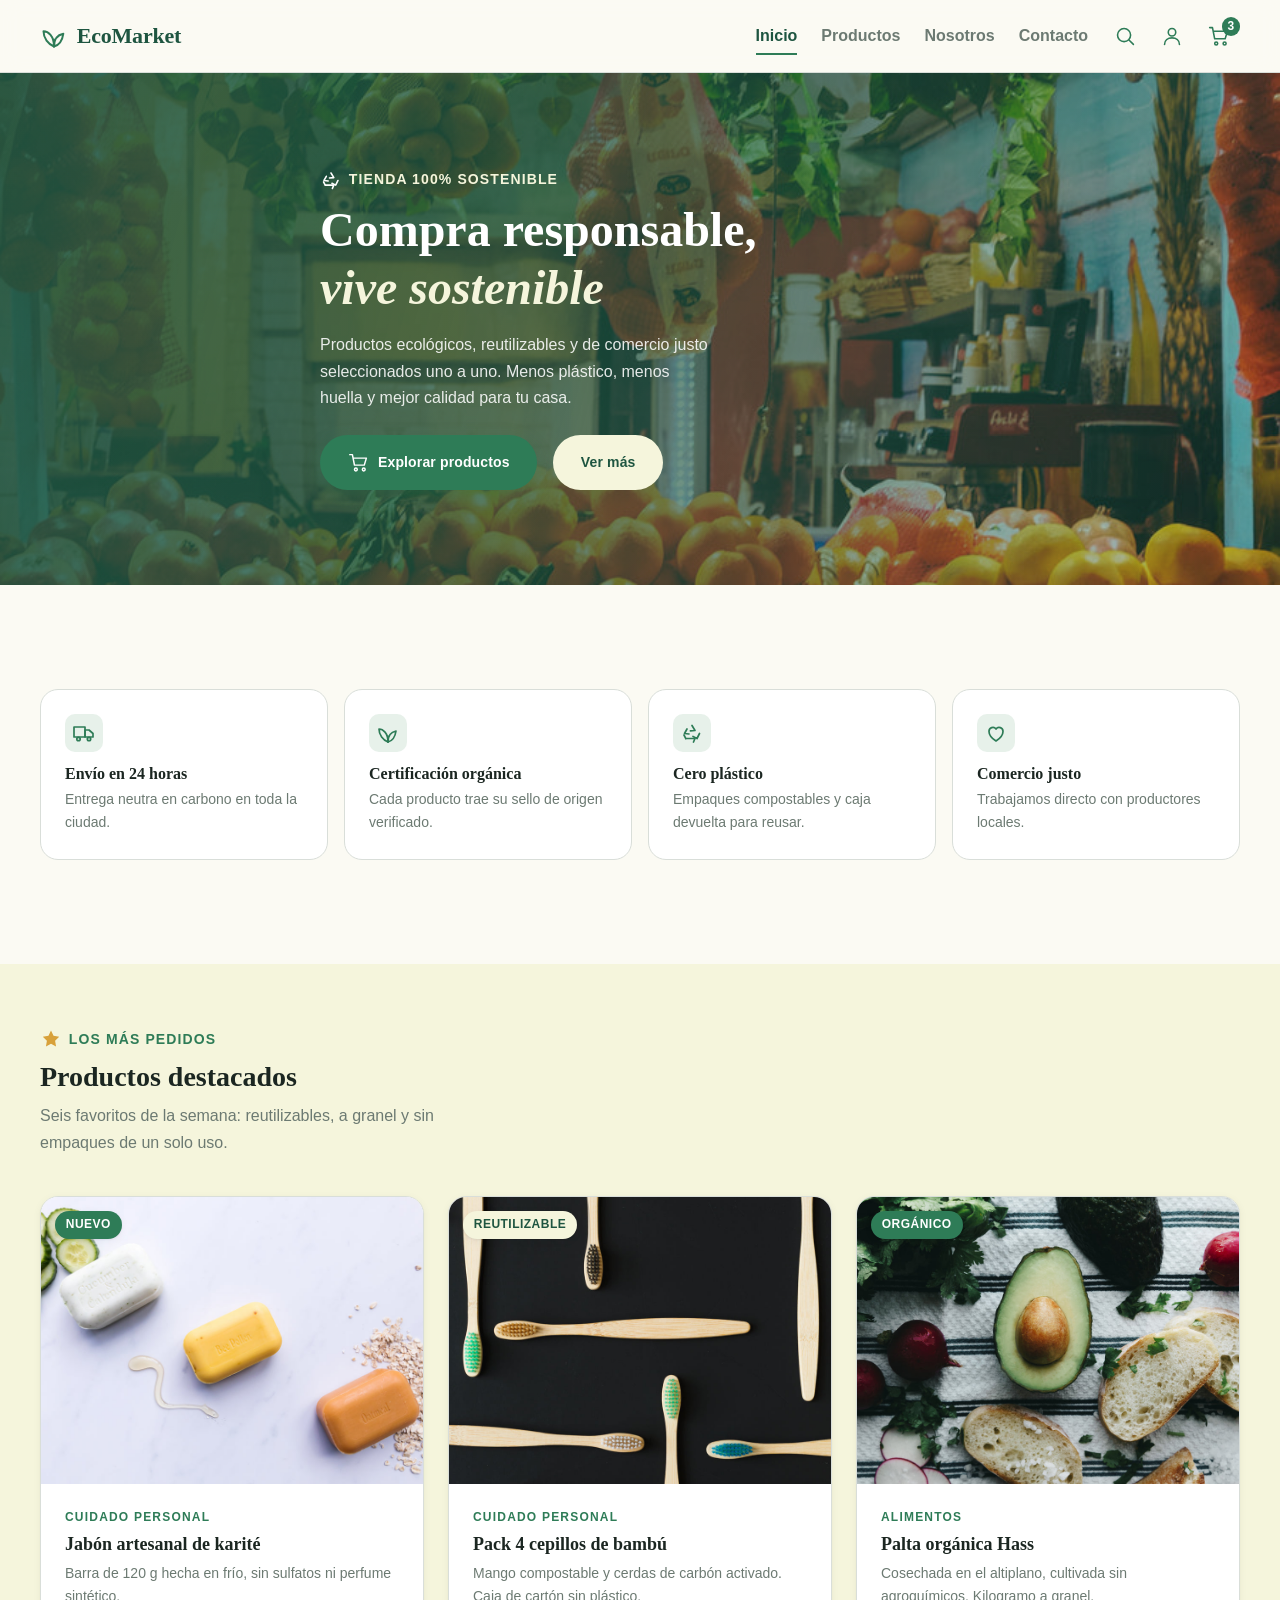
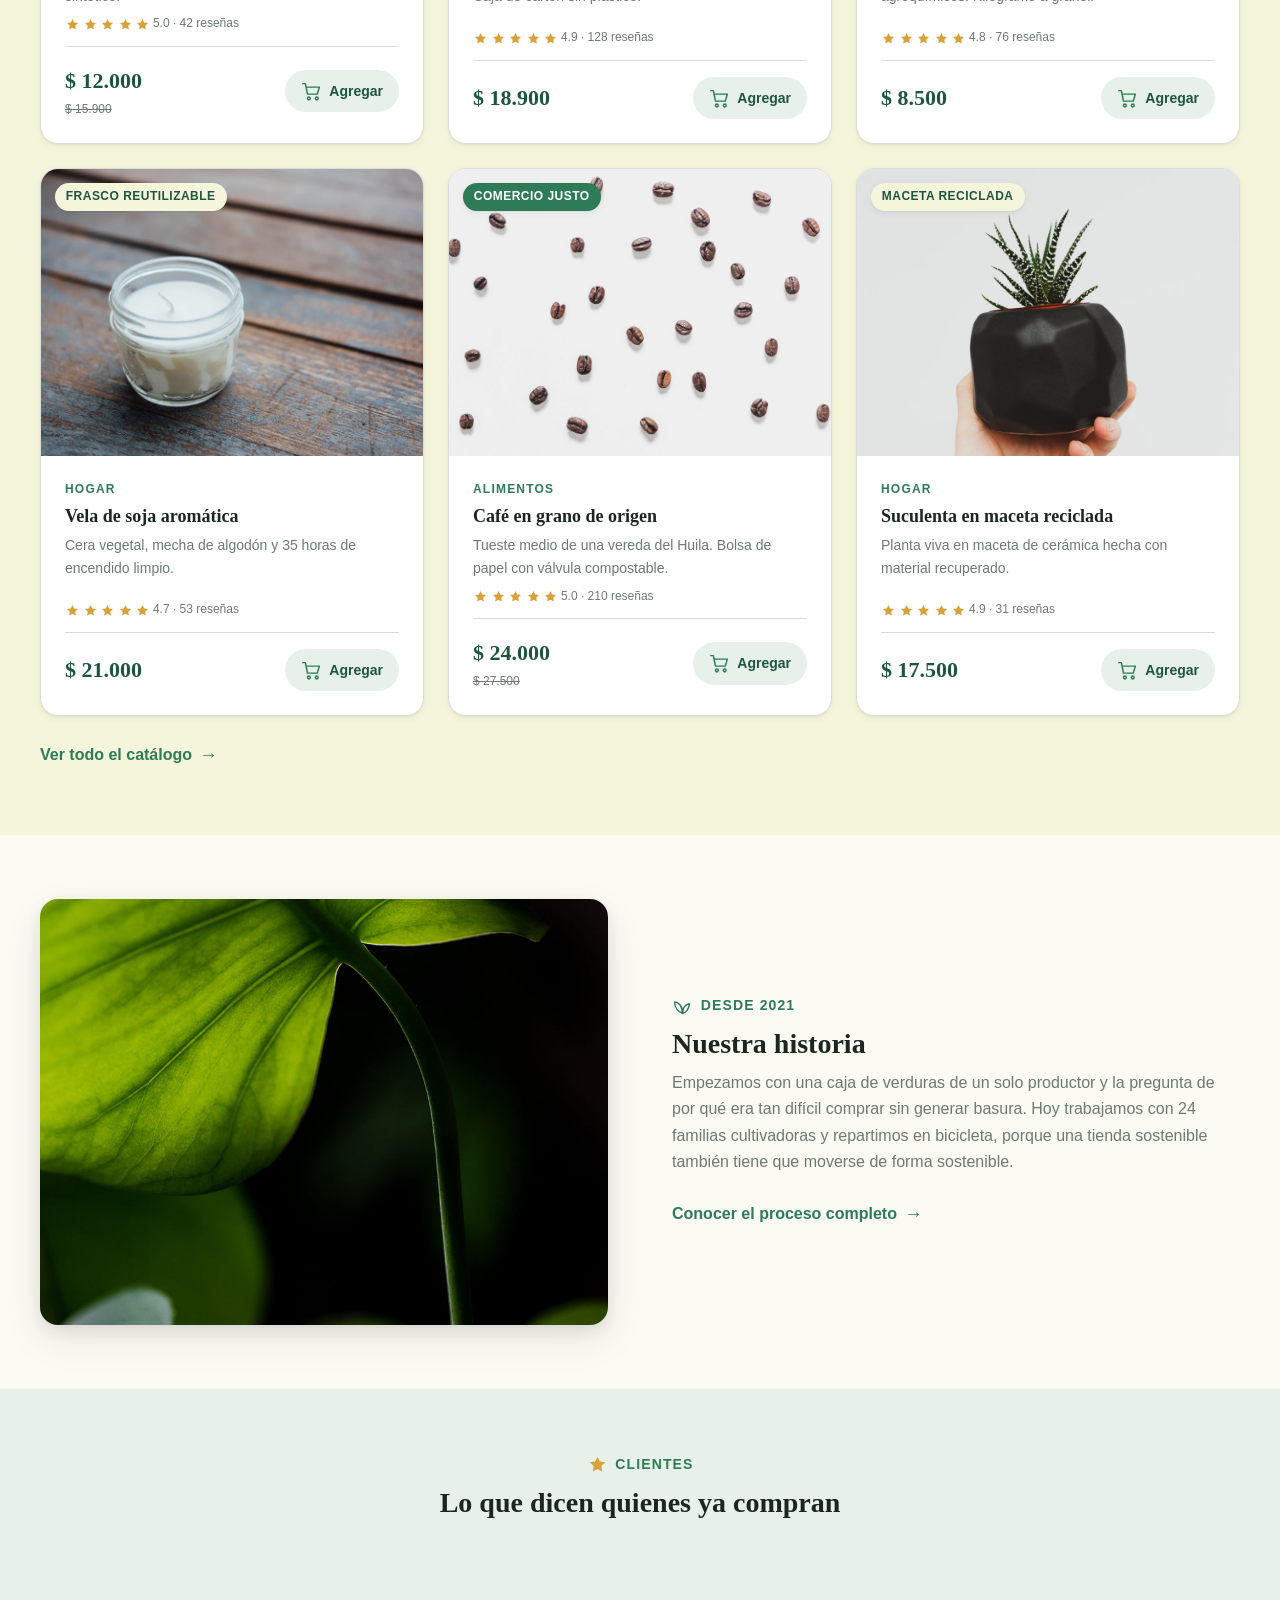
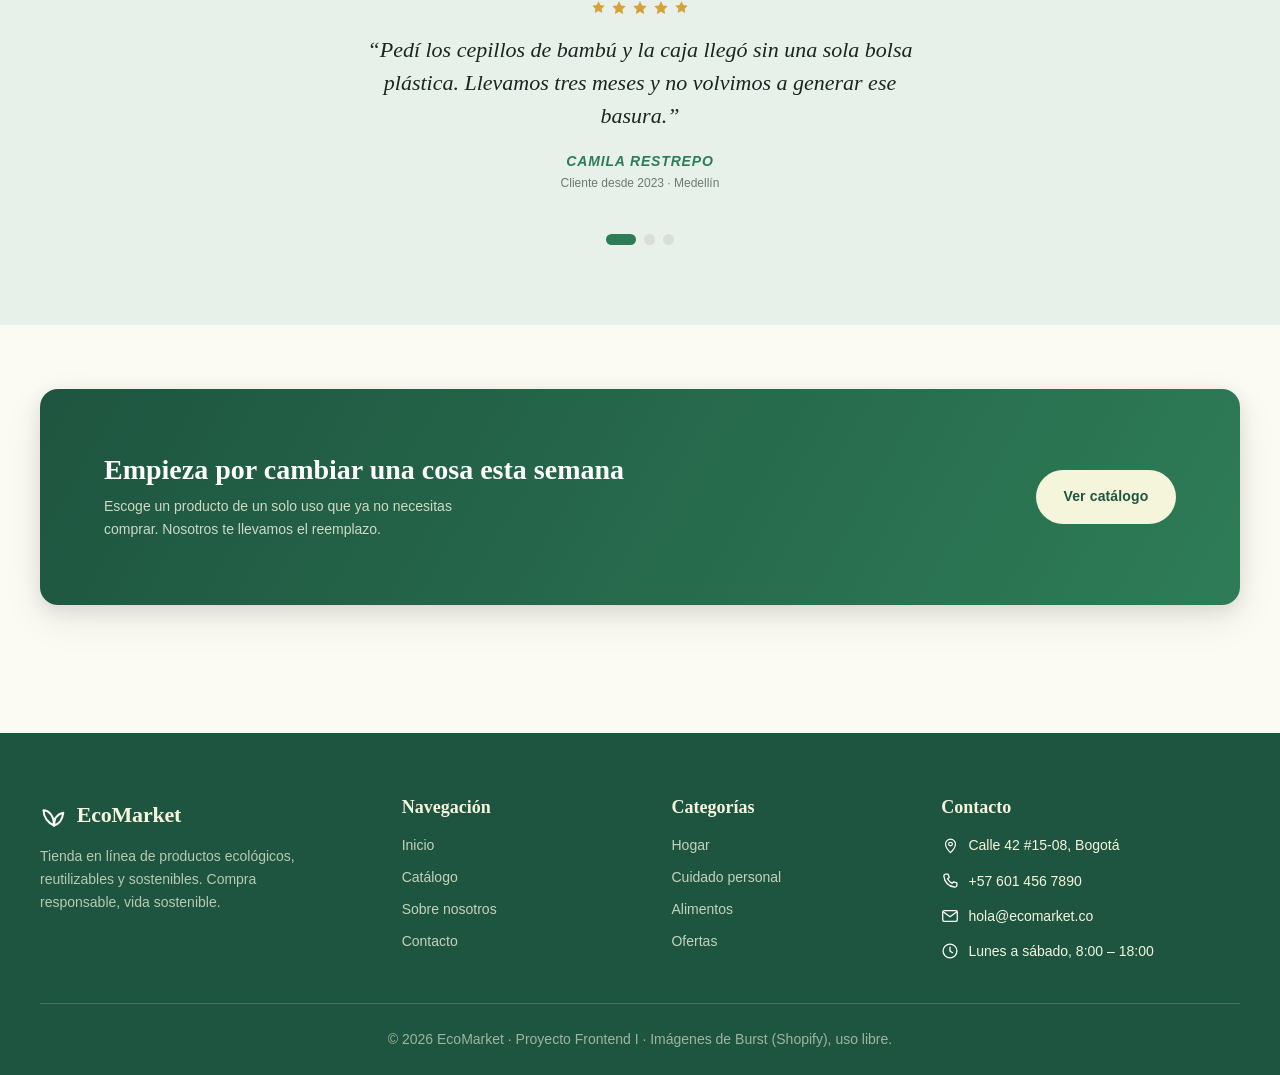
<file: index.html>
<!DOCTYPE html>
<html lang="es">
<head>
  <meta charset="UTF-8">
  <meta name="viewport" content="width=device-width, initial-scale=1.0">
  <meta name="description" content="EcoMarket — Tienda en línea de productos ecológicos, reutilizables y sostenibles. Compra responsable, vive sostenible.">
  <meta name="author" content="EcoMarket">
  <title>EcoMarket | Productos ecológicos y sostenibles</title>

  <link rel="stylesheet" href="css/main.css">
  <link rel="stylesheet" href="css/layout.css">
  <link rel="stylesheet" href="css/components.css">
  <link rel="stylesheet" href="css/animations.css">
</head>
<body>

  <input type="checkbox" id="menu-toggle" class="control" aria-hidden="true">

  <header class="cabecera">
    <div class="contenedor cabecera__interior">
      <a href="index.html" class="logo" aria-label="EcoMarket, ir al inicio">
        <span class="icono icono--hoja" aria-hidden="true"></span>
        EcoMarket
      </a>

      <nav class="navegacion" aria-label="Navegación principal">
        <a href="index.html" class="navegacion__enlace navegacion__enlace--activo">Inicio</a>
        <a href="views/productos.html" class="navegacion__enlace">Productos</a>
        <a href="views/sobre-nosotros.html" class="navegacion__enlace">Nosotros</a>
        <a href="views/contacto.html" class="navegacion__enlace">Contacto</a>
      </nav>

      <div class="cabecera__acciones">
        <a href="views/productos.html" class="cabecera__accion" aria-label="Buscar productos">
          <span class="icono icono--lupa" aria-hidden="true"></span>
        </a>
        <a href="views/contacto.html" class="cabecera__accion" aria-label="Mi cuenta">
          <span class="icono icono--usuario" aria-hidden="true"></span>
        </a>
        <a href="views/productos.html" class="cabecera__accion" aria-label="Carrito de compras, 3 productos">
          <span class="icono icono--carrito" aria-hidden="true"></span>
          <span class="cabecera__contador">3</span>
        </a>
      </div>

      <label for="menu-toggle" class="cabecera__menu-boton" aria-label="Abrir o cerrar el menú">
        <span></span>
        <span></span>
        <span></span>
      </label>
    </div>
  </header>

  <main>

    <section class="portada">
      <img src="img/hero/hero.jpg" alt="Puesto de mercado con frutas y verduras frescas" class="portada__imagen">
      <div class="contenedor portada__contenido">
        <p class="seccion__etiqueta">
          <span class="icono icono--reciclaje" aria-hidden="true"></span>
          Tienda 100% sostenible
        </p>
        <h1 class="portada__titulo">Compra responsable,<br><em>vive sostenible</em></h1>
        <p class="portada__texto">
          Productos ecológicos, reutilizables y de comercio justo seleccionados
          uno a uno. Menos plástico, menos huella y mejor calidad para tu casa.
        </p>
        <div class="portada__acciones">
          <a href="views/productos.html" class="boton boton--primario">
            <span class="icono icono--carrito" aria-hidden="true"></span>
            Explorar productos
          </a>
          <a href="#historia" class="boton boton--claro">Ver más</a>
        </div>
      </div>
    </section>

    <section class="seccion" aria-labelledby="beneficios-titulo">
      <div class="contenedor">
        <h2 id="beneficios-titulo" class="oculto-visualmente">Beneficios de comprar en EcoMarket</h2>
        <div class="beneficios">
          <article class="beneficio">
            <span class="icono icono--envio" aria-hidden="true"></span>
            <h3 class="beneficio__titulo">Envío en 24 horas</h3>
            <p class="beneficio__texto">Entrega neutra en carbono en toda la ciudad.</p>
          </article>
          <article class="beneficio">
            <span class="icono icono--hoja" aria-hidden="true"></span>
            <h3 class="beneficio__titulo">Certificación orgánica</h3>
            <p class="beneficio__texto">Cada producto trae su sello de origen verificado.</p>
          </article>
          <article class="beneficio">
            <span class="icono icono--reciclaje" aria-hidden="true"></span>
            <h3 class="beneficio__titulo">Cero plástico</h3>
            <p class="beneficio__texto">Empaques compostables y caja devuelta para reusar.</p>
          </article>
          <article class="beneficio">
            <span class="icono icono--corazon" aria-hidden="true"></span>
            <h3 class="beneficio__titulo">Comercio justo</h3>
            <p class="beneficio__texto">Trabajamos directo con productores locales.</p>
          </article>
        </div>
      </div>
    </section>

    <section class="seccion fondo-beige" aria-labelledby="destacados-titulo">
      <div class="contenedor">
        <header class="seccion__encabezado">
          <p class="seccion__etiqueta"><span class="icono icono--estrella" aria-hidden="true"></span> Los más pedidos</p>
          <h2 id="destacados-titulo" class="seccion__titulo">Productos destacados</h2>
          <p class="seccion__descripcion">
            Seis favoritos de la semana: reutilizables, a granel y sin empaques de un solo uso.
          </p>
        </header>

        <div class="rejilla-tarjetas rejilla-tarjetas--tres">
          <article class="tarjeta">
            <div class="tarjeta__figura">
              <img src="img/products/jabon-karite.jpg" alt="Jabón artesanal de karité sobre hojas verdes" class="tarjeta__imagen">
              <span class="tarjeta__insignia">Nuevo</span>
              <button class="tarjeta__favorito" aria-label="Guardar jabón de karité en favoritos">
                <span class="icono icono--corazon" aria-hidden="true"></span>
              </button>
            </div>
            <div class="tarjeta__cuerpo">
              <p class="tarjeta__categoria">Cuidado personal</p>
              <h3 class="tarjeta__nombre">Jabón artesanal de karité</h3>
              <p class="tarjeta__resena">Barra de 120 g hecha en frío, sin sulfatos ni perfume sintético.</p>
              <p class="valoracion">
                <span class="icono icono--estrella"></span><span class="icono icono--estrella"></span><span class="icono icono--estrella"></span><span class="icono icono--estrella"></span><span class="icono icono--estrella"></span>
                5.0 · 42 reseñas
              </p>
              <div class="tarjeta__pie">
                <p class="precio">$ 12.000<span class="precio__anterior">$ 15.900</span></p>
                <button class="boton-agregar">
                  <span class="icono icono--carrito" aria-hidden="true"></span>
                  Agregar
                </button>
              </div>
            </div>
          </article>

          <article class="tarjeta">
            <div class="tarjeta__figura">
              <img src="img/products/cepillos-bambu.jpg" alt="Cepillos de dientes de bambú sobre fondo oscuro" class="tarjeta__imagen">
              <span class="tarjeta__insignia tarjeta__insignia--arena">Reutilizable</span>
              <button class="tarjeta__favorito" aria-label="Guardar cepillos de bambú en favoritos">
                <span class="icono icono--corazon" aria-hidden="true"></span>
              </button>
            </div>
            <div class="tarjeta__cuerpo">
              <p class="tarjeta__categoria">Cuidado personal</p>
              <h3 class="tarjeta__nombre">Pack 4 cepillos de bambú</h3>
              <p class="tarjeta__resena">Mango compostable y cerdas de carbón activado. Caja de cartón sin plástico.</p>
              <p class="valoracion">
                <span class="icono icono--estrella"></span><span class="icono icono--estrella"></span><span class="icono icono--estrella"></span><span class="icono icono--estrella"></span><span class="icono icono--estrella"></span>
                4.9 · 128 reseñas
              </p>
              <div class="tarjeta__pie">
                <p class="precio">$ 18.900</p>
                <button class="boton-agregar">
                  <span class="icono icono--carrito" aria-hidden="true"></span>
                  Agregar
                </button>
              </div>
            </div>
          </article>

          <article class="tarjeta">
            <div class="tarjeta__figura">
              <img src="img/products/palta-organica.jpg" alt="Mitad de palta orgánica sobre pan y vegetales" class="tarjeta__imagen">
              <span class="tarjeta__insignia">Orgánico</span>
              <button class="tarjeta__favorito" aria-label="Guardar palta orgánica en favoritos">
                <span class="icono icono--corazon" aria-hidden="true"></span>
              </button>
            </div>
            <div class="tarjeta__cuerpo">
              <p class="tarjeta__categoria">Alimentos</p>
              <h3 class="tarjeta__nombre">Palta orgánica Hass</h3>
              <p class="tarjeta__resena">Cosechada en el altiplano, cultivada sin agroquímicos. Kilogramo a granel.</p>
              <p class="valoracion">
                <span class="icono icono--estrella"></span><span class="icono icono--estrella"></span><span class="icono icono--estrella"></span><span class="icono icono--estrella"></span><span class="icono icono--estrella"></span>
                4.8 · 76 reseñas
              </p>
              <div class="tarjeta__pie">
                <p class="precio">$ 8.500</p>
                <button class="boton-agregar">
                  <span class="icono icono--carrito" aria-hidden="true"></span>
                  Agregar
                </button>
              </div>
            </div>
          </article>

          <article class="tarjeta">
            <div class="tarjeta__figura">
              <img src="img/products/vela-soja.jpg" alt="Vela de soja en frasco de vidrio sobre mesa de madera" class="tarjeta__imagen">
              <span class="tarjeta__insignia tarjeta__insignia--arena">Frasco reutilizable</span>
              <button class="tarjeta__favorito" aria-label="Guardar vela de soja en favoritos">
                <span class="icono icono--corazon" aria-hidden="true"></span>
              </button>
            </div>
            <div class="tarjeta__cuerpo">
              <p class="tarjeta__categoria">Hogar</p>
              <h3 class="tarjeta__nombre">Vela de soja aromática</h3>
              <p class="tarjeta__resena">Cera vegetal, mecha de algodón y 35 horas de encendido limpio.</p>
              <p class="valoracion">
                <span class="icono icono--estrella"></span><span class="icono icono--estrella"></span><span class="icono icono--estrella"></span><span class="icono icono--estrella"></span><span class="icono icono--estrella"></span>
                4.7 · 53 reseñas
              </p>
              <div class="tarjeta__pie">
                <p class="precio">$ 21.000</p>
                <button class="boton-agregar">
                  <span class="icono icono--carrito" aria-hidden="true"></span>
                  Agregar
                </button>
              </div>
            </div>
          </article>

          <article class="tarjeta">
            <div class="tarjeta__figura">
              <img src="img/products/cafe-grano.jpg" alt="Granos de café esparcidos sobre fondo claro" class="tarjeta__imagen">
              <span class="tarjeta__insignia">Comercio justo</span>
              <button class="tarjeta__favorito" aria-label="Guardar café en grano en favoritos">
                <span class="icono icono--corazon" aria-hidden="true"></span>
              </button>
            </div>
            <div class="tarjeta__cuerpo">
              <p class="tarjeta__categoria">Alimentos</p>
              <h3 class="tarjeta__nombre">Café en grano de origen</h3>
              <p class="tarjeta__resena">Tueste medio de una vereda del Huila. Bolsa de papel con válvula compostable.</p>
              <p class="valoracion">
                <span class="icono icono--estrella"></span><span class="icono icono--estrella"></span><span class="icono icono--estrella"></span><span class="icono icono--estrella"></span><span class="icono icono--estrella"></span>
                5.0 · 210 reseñas
              </p>
              <div class="tarjeta__pie">
                <p class="precio">$ 24.000<span class="precio__anterior">$ 27.500</span></p>
                <button class="boton-agregar">
                  <span class="icono icono--carrito" aria-hidden="true"></span>
                  Agregar
                </button>
              </div>
            </div>
          </article>

          <article class="tarjeta">
            <div class="tarjeta__figura">
              <img src="img/products/suculenta.jpg" alt="Suculenta en maceta negra sostenida en la mano" class="tarjeta__imagen">
              <span class="tarjeta__insignia tarjeta__insignia--arena">Maceta reciclada</span>
              <button class="tarjeta__favorito" aria-label="Guardar suculenta en favoritos">
                <span class="icono icono--corazon" aria-hidden="true"></span>
              </button>
            </div>
            <div class="tarjeta__cuerpo">
              <p class="tarjeta__categoria">Hogar</p>
              <h3 class="tarjeta__nombre">Suculenta en maceta reciclada</h3>
              <p class="tarjeta__resena">Planta viva en maceta de cerámica hecha con material recuperado.</p>
              <p class="valoracion">
                <span class="icono icono--estrella"></span><span class="icono icono--estrella"></span><span class="icono icono--estrella"></span><span class="icono icono--estrella"></span><span class="icono icono--estrella"></span>
                4.9 · 31 reseñas
              </p>
              <div class="tarjeta__pie">
                <p class="precio">$ 17.500</p>
                <button class="boton-agregar">
                  <span class="icono icono--carrito" aria-hidden="true"></span>
                  Agregar
                </button>
              </div>
            </div>
          </article>
        </div>

        <a href="views/productos.html" class="ver-todo">Ver todo el catálogo</a>
      </div>
    </section>

    <section class="seccion" id="historia" aria-labelledby="historia-titulo">
      <div class="contenedor rejilla-dos">
        <figure class="imagen-marco">
          <img src="img/hero/historia-marca.jpg" alt="Hoja de planta iluminada por el sol">
        </figure>
        <div>
          <p class="seccion__etiqueta"><span class="icono icono--hoja" aria-hidden="true"></span> Desde 2021</p>
          <h2 id="historia-titulo" class="seccion__titulo">Nuestra historia</h2>
          <p class="seccion__descripcion">
            Empezamos con una caja de verduras de un solo productor y la pregunta
            de por qué era tan difícil comprar sin generar basura. Hoy trabajamos con
            24 familias cultivadoras y repartimos en bicicleta, porque una tienda
            sostenible también tiene que moverse de forma sostenible.
          </p>
          <a href="views/sobre-nosotros.html" class="ver-todo">Conocer el proceso completo</a>
        </div>
      </div>
    </section>

    <section class="seccion fondo-hielo" aria-labelledby="testimonios-titulo">
      <div class="contenedor">
        <header class="seccion__encabezado texto-centrado">
          <p class="seccion__etiqueta" style="justify-content:center">
            <span class="icono icono--estrella" aria-hidden="true"></span> Clientes
          </p>
          <h2 id="testimonios-titulo" class="seccion__titulo">Lo que dicen quienes ya compran</h2>
        </header>

        <div class="carrusel">
          <input type="radio" name="testimonio" id="t-1" class="control" checked aria-label="Testimonio 1">
          <input type="radio" name="testimonio" id="t-2" class="control" aria-label="Testimonio 2">
          <input type="radio" name="testimonio" id="t-3" class="control" aria-label="Testimonio 3">

          <div class="carrusel__pista">
            <blockquote class="testimonio">
              <span class="testimonio__estrellas" aria-label="Cinco de cinco estrellas">
                <span class="icono icono--estrella"></span><span class="icono icono--estrella"></span><span class="icono icono--estrella"></span><span class="icono icono--estrella"></span><span class="icono icono--estrella"></span>
              </span>
              <p class="testimonio__texto">“Pedí los cepillos de bambú y la caja llegó sin una sola bolsa plástica. Llevamos tres meses y no volvimos a generar ese basura.”</p>
              <footer>
                <cite class="testimonio__autor">Camila Restrepo</cite>
                <p class="testimonio__cargo">Cliente desde 2023 · Medellín</p>
              </footer>
            </blockquote>

            <blockquote class="testimonio">
              <span class="testimonio__estrellas" aria-label="Cinco de cinco estrellas">
                <span class="icono icono--estrella"></span><span class="icono icono--estrella"></span><span class="icono icono--estrella"></span><span class="icono icono--estrella"></span><span class="icono icono--estrella"></span>
              </span>
              <p class="testimonio__texto">“El café en grano es el mejor que he preparado en casa. Se nota que detrás hay un productor pagado con justicia.”</p>
              <footer>
                <cite class="testimonio__autor">Andrés Villamizar</cite>
                <p class="testimonio__cargo">Cliente desde 2022 · Bucaramanga</p>
              </footer>
            </blockquote>

            <blockquote class="testimonio">
              <span class="testimonio__estrellas" aria-label="Cuatro de cinco estrellas">
                <span class="icono icono--estrella"></span><span class="icono icono--estrella"></span><span class="icono icono--estrella"></span><span class="icono icono--estrella"></span><span class="icono icono--estrella"></span>
              </span>
              <p class="testimonio__texto">“Compro la canasta de verduras cada quince días. El repartidor siempre deja la caja anterior para reutilizarla.”</p>
              <footer>
                <cite class="testimonio__autor">Laura Pinzón</cite>
                <p class="testimonio__cargo">Cliente desde 2024 · Bogotá</p>
              </footer>
            </blockquote>
          </div>

          <div class="carrusel__botones">
            <label for="t-1" class="punto" aria-label="Ir al testimonio 1"></label>
            <label for="t-2" class="punto" aria-label="Ir al testimonio 2"></label>
            <label for="t-3" class="punto" aria-label="Ir al testimonio 3"></label>
          </div>
        </div>
      </div>
    </section>

    <section class="seccion" aria-labelledby="cta-titulo">
      <div class="contenedor">
        <div class="cta">
          <div>
            <h2 id="cta-titulo" class="cta__titulo">Empieza por cambiar una cosa esta semana</h2>
            <p class="cta__texto">Escoge un producto de un solo uso que ya no necesitas comprar. Nosotros te llevamos el reemplazo.</p>
          </div>
          <a href="views/productos.html" class="boton boton--claro">Ver catálogo</a>
        </div>
      </div>
    </section>
  </main>

  <footer class="pie">
    <div class="contenedor">
      <div class="pie__rejilla">
        <section class="pie__marca">
          <a href="index.html" class="logo">
            <span class="icono icono--hoja" aria-hidden="true"></span>
            EcoMarket
          </a>
          <p class="pie__texto">
            Tienda en línea de productos ecológicos, reutilizables y sostenibles.
            Compra responsable, vida sostenible.
          </p>
        </section>

        <nav aria-labelledby="pie-nav">
          <h3 id="pie-nav" class="pie__titulo">Navegación</h3>
          <ul class="pie__lista">
            <li><a href="index.html">Inicio</a></li>
            <li><a href="views/productos.html">Catálogo</a></li>
            <li><a href="views/sobre-nosotros.html">Sobre nosotros</a></li>
            <li><a href="views/contacto.html">Contacto</a></li>
          </ul>
        </nav>

        <nav aria-labelledby="pie-cat">
          <h3 id="pie-cat" class="pie__titulo">Categorías</h3>
          <ul class="pie__lista">
            <li><a href="views/productos.html">Hogar</a></li>
            <li><a href="views/productos.html">Cuidado personal</a></li>
            <li><a href="views/productos.html">Alimentos</a></li>
            <li><a href="views/productos.html">Ofertas</a></li>
          </ul>
        </nav>

        <section aria-labelledby="pie-con">
          <h3 id="pie-con" class="pie__titulo">Contacto</h3>
          <ul class="pie__contacto">
            <li><span class="icono icono--ubicacion" aria-hidden="true"></span> Calle 42 #15-08, Bogotá</li>
            <li><span class="icono icono--telefono" aria-hidden="true"></span> +57 601 456 7890</li>
            <li><span class="icono icono--correo" aria-hidden="true"></span> hola@ecomarket.co</li>
            <li><span class="icono icono--reloj" aria-hidden="true"></span> Lunes a sábado, 8:00 – 18:00</li>
          </ul>
        </section>
      </div>

      <p class="pie__legal">© 2026 EcoMarket · Proyecto Frontend I · Imágenes de Burst (Shopify), uso libre.</p>
    </div>
  </footer>

</body>
</html>
</file>
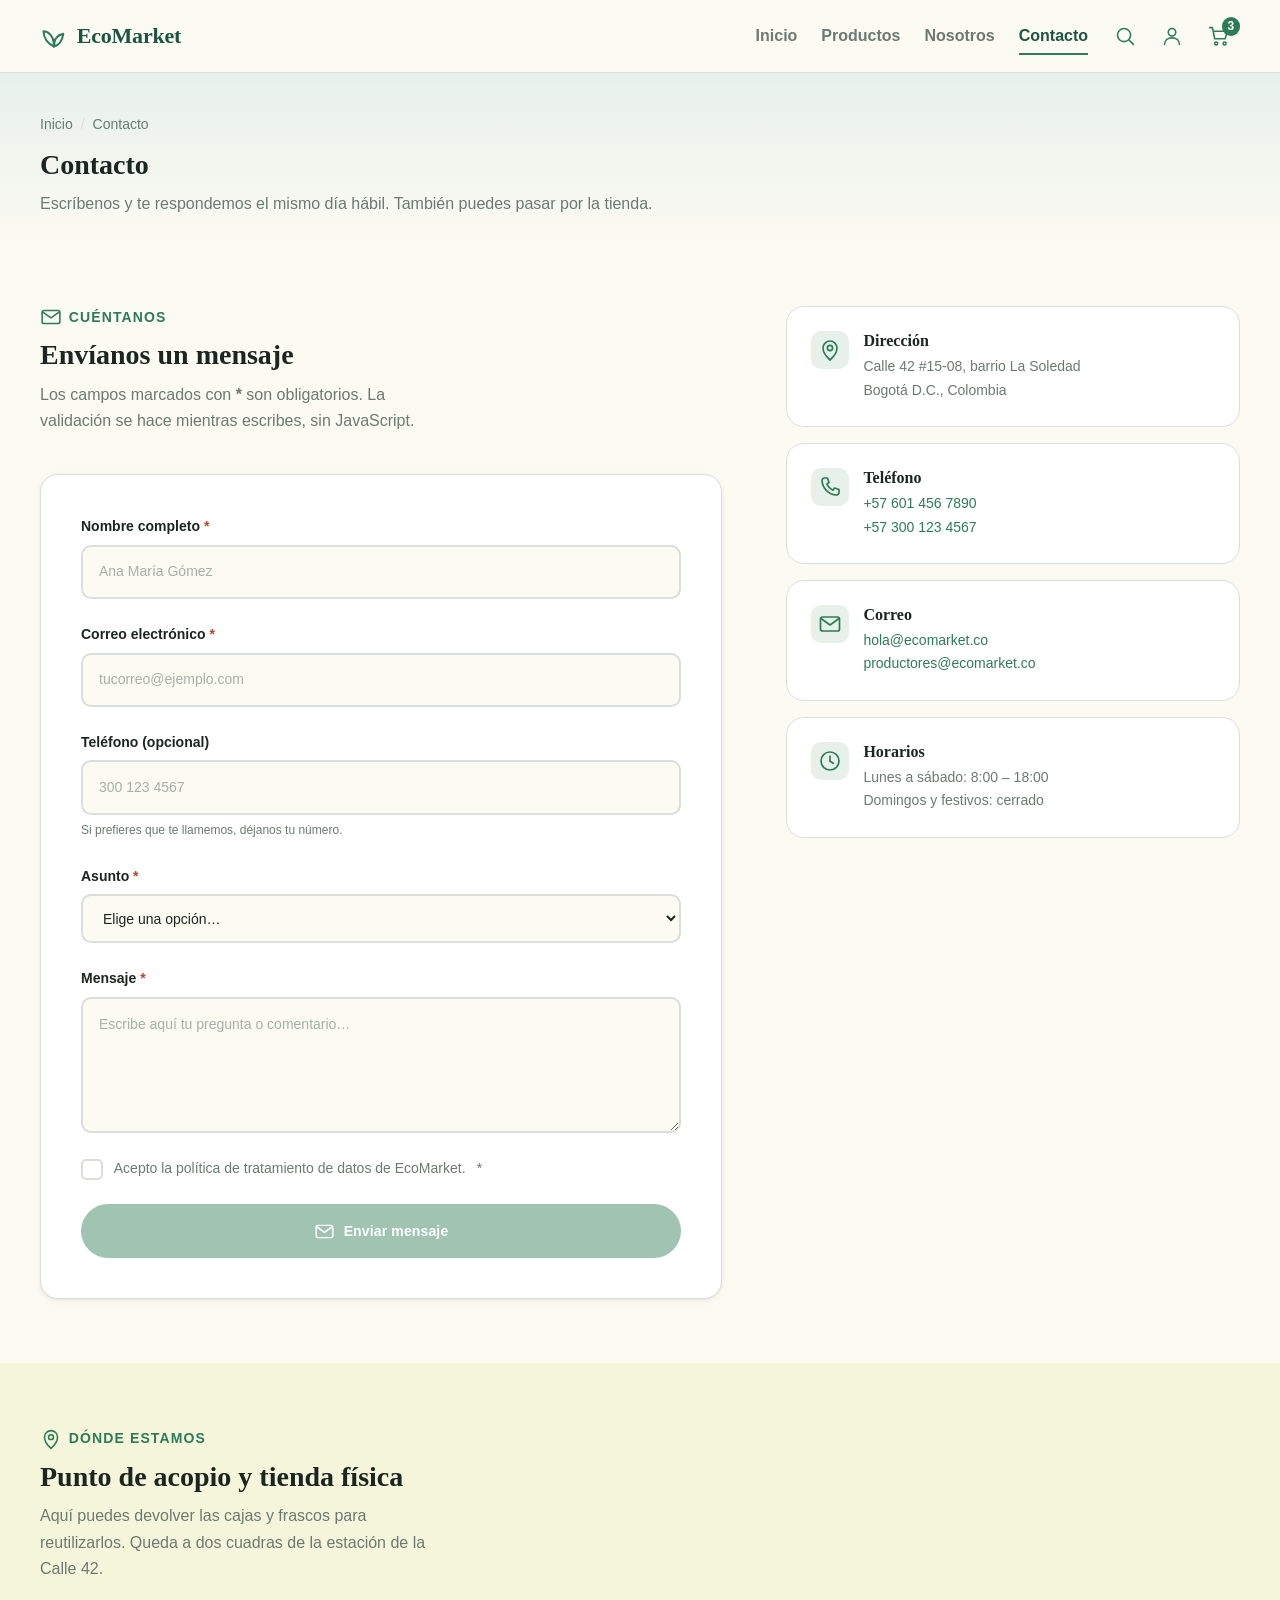
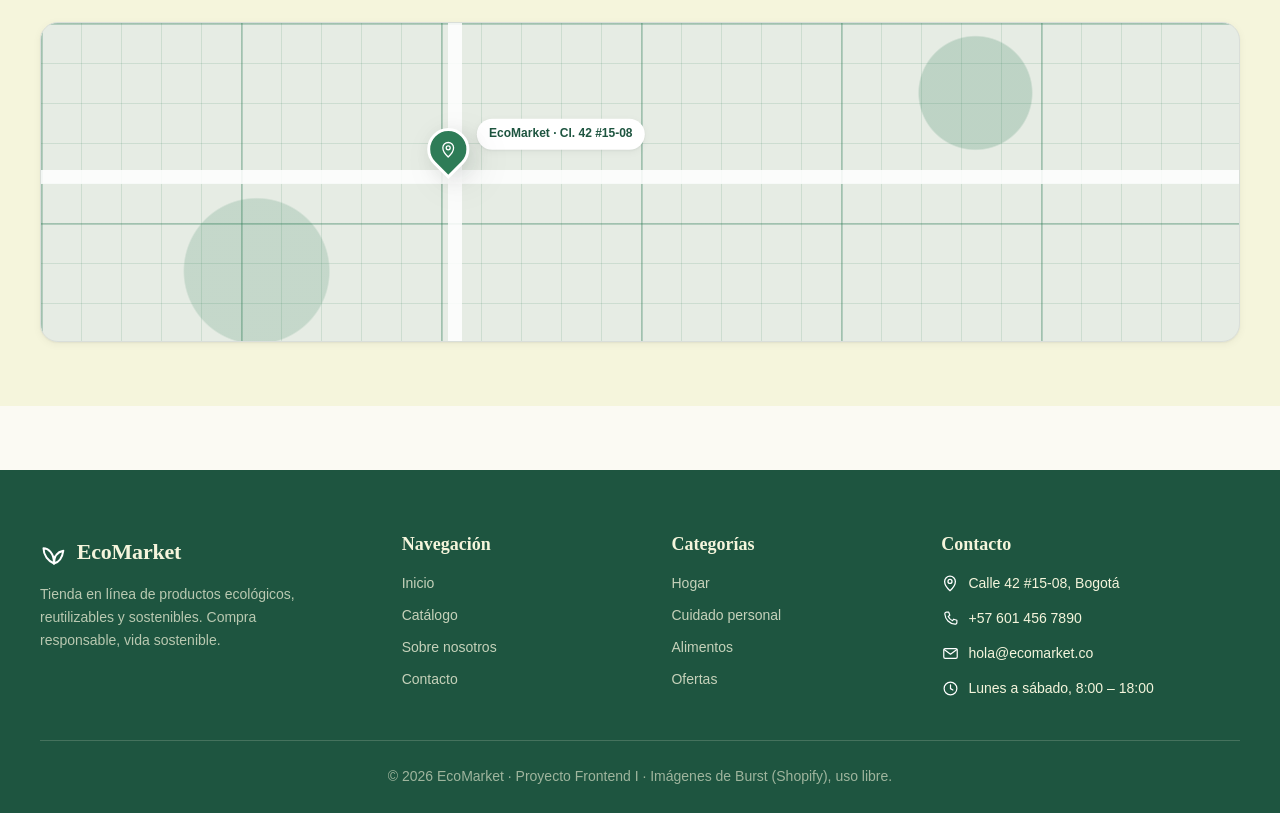
<file: views/contacto.html>
<!DOCTYPE html>
<html lang="es">
<head>
  <meta charset="UTF-8">
  <meta name="viewport" content="width=device-width, initial-scale=1.0">
  <meta name="description" content="Contacta a EcoMarket: formulario de contacto, dirección de la tienda, teléfono, correo y horarios de atención.">
  <title>Contacto | EcoMarket</title>

  <link rel="stylesheet" href="../css/main.css">
  <link rel="stylesheet" href="../css/layout.css">
  <link rel="stylesheet" href="../css/components.css">
  <link rel="stylesheet" href="../css/animations.css">
</head>
<body>

  <input type="checkbox" id="menu-toggle" class="control" aria-hidden="true">

  <header class="cabecera">
    <div class="contenedor cabecera__interior">
      <a href="../index.html" class="logo" aria-label="EcoMarket, ir al inicio">
        <span class="icono icono--hoja" aria-hidden="true"></span>
        EcoMarket
      </a>

      <nav class="navegacion" aria-label="Navegación principal">
        <a href="../index.html" class="navegacion__enlace">Inicio</a>
        <a href="productos.html" class="navegacion__enlace">Productos</a>
        <a href="sobre-nosotros.html" class="navegacion__enlace">Nosotros</a>
        <a href="contacto.html" class="navegacion__enlace navegacion__enlace--activo">Contacto</a>
      </nav>

      <div class="cabecera__acciones">
        <a href="productos.html" class="cabecera__accion" aria-label="Buscar productos">
          <span class="icono icono--lupa" aria-hidden="true"></span>
        </a>
        <a href="contacto.html" class="cabecera__accion" aria-label="Mi cuenta">
          <span class="icono icono--usuario" aria-hidden="true"></span>
        </a>
        <a href="productos.html" class="cabecera__accion" aria-label="Carrito de compras, 3 productos">
          <span class="icono icono--carrito" aria-hidden="true"></span>
          <span class="cabecera__contador">3</span>
        </a>
      </div>

      <label for="menu-toggle" class="cabecera__menu-boton" aria-label="Abrir o cerrar el menú">
        <span></span><span></span><span></span>
      </label>
    </div>
  </header>

  <main>

    <section class="cabecera-pagina">
      <div class="contenedor">
        <ol class="migas">
          <li><a href="../index.html">Inicio</a></li>
          <li aria-current="page">Contacto</li>
        </ol>
        <h1 class="seccion__titulo">Contacto</h1>
        <p class="seccion__descripcion">
          Escríbenos y te respondemos el mismo día hábil. También puedes pasar por la tienda.
        </p>
      </div>
    </section>

    <section class="seccion">
      <div class="contenedor rejilla-formulario">

        <div>
          <header class="seccion__encabezado">
            <p class="seccion__etiqueta"><span class="icono icono--correo" aria-hidden="true"></span> Cuéntanos</p>
            <h2 class="seccion__titulo">Envíanos un mensaje</h2>
            <p class="seccion__descripcion">
              Los campos marcados con <strong>*</strong> son obligatorios. La validación se hace
              mientras escribes, sin JavaScript.
            </p>
          </header>

          <form class="formulario" action="#enviado" method="post">
            <div class="campo">
              <label class="campo__etiqueta" for="nombre">Nombre completo <span aria-hidden="true">*</span></label>
              <input class="campo__entrada" type="text" id="nombre" name="nombre"
                     placeholder="Ana María Gómez" minlength="3" maxlength="60"
                     pattern="[A-Za-zÁÉÍÓÚáéíóúÑñ ]{3,}" required autocomplete="name">
              <p class="campo__error">Escribe al menos 3 letras, sin números ni símbolos.</p>
            </div>

            <div class="campo">
              <label class="campo__etiqueta" for="correo">Correo electrónico <span aria-hidden="true">*</span></label>
              <input class="campo__entrada" type="email" id="correo" name="correo"
                     placeholder="tucorreo@ejemplo.com" required autocomplete="email">
              <p class="campo__error">Revisa el formato: necesita un @ y un dominio.</p>
            </div>

            <div class="campo">
              <label class="campo__etiqueta" for="telefono">Teléfono (opcional)</label>
              <input class="campo__entrada" type="tel" id="telefono" name="telefono"
                     placeholder="300 123 4567" pattern="[0-9 ]{7,15}" autocomplete="tel">
              <p class="campo__error">Solo números, entre 7 y 15 dígitos.</p>
              <p class="campo__ayuda">Si prefieres que te llamemos, déjanos tu número.</p>
            </div>

            <div class="campo">
              <label class="campo__etiqueta" for="asunto">Asunto <span aria-hidden="true">*</span></label>
              <select class="campo__entrada" id="asunto" name="asunto" required>
                <option value="" selected disabled>Elige una opción…</option>
                <option>Consulta sobre un producto</option>
                <option>Estado de mi pedido</option>
                <option>Devolución o cambio</option>
                <option>Quiero ser productor EcoMarket</option>
                <option>Otro</option>
              </select>
              <p class="campo__error">Selecciona un asunto para dirigir tu mensaje.</p>
            </div>

            <div class="campo">
              <label class="campo__etiqueta" for="mensaje">Mensaje <span aria-hidden="true">*</span></label>
              <textarea class="campo__entrada" id="mensaje" name="mensaje"
                        placeholder="Escribe aquí tu pregunta o comentario…"
                        minlength="15" maxlength="600" required></textarea>
              <p class="campo__error">Cuéntanos un poco más: mínimo 15 caracteres.</p>
            </div>

            <div class="campo campo--verificacion">
              <label class="caja" for="acepto">
                <input type="checkbox" id="acepto" name="acepto" required>
                <span class="caja__marco" aria-hidden="true"></span>
                Acepto la política de tratamiento de datos de EcoMarket. <span aria-hidden="true">*</span>
              </label>
              <p class="campo__error">Debes aceptar la política para poder enviar.</p>
            </div>

            <button type="submit" class="boton boton--primario boton--entero boton--enviar">
              <span class="icono icono--correo" aria-hidden="true"></span>
              Enviar mensaje
            </button>
          </form>

          <div class="aviso" id="enviado" role="status">
            <span class="icono icono--hoja icono--grande" aria-hidden="true"></span>
            <div>
              <h3 class="aviso__titulo">¡Mensaje enviado!</h3>
              <p class="aviso__texto">Gracias por escribirnos. Te respondemos en menos de 24 horas hábiles desde hola@ecomarket.co.</p>
              <a href="#nombre" class="ver-todo">Escribir otro mensaje</a>
            </div>
          </div>
        </div>

        <aside class="datos" aria-label="Datos de contacto">
          <article class="dato">
            <span class="icono icono--ubicacion" aria-hidden="true"></span>
            <h3 class="dato__titulo">Dirección</h3>
            <p class="dato__texto">Calle 42 #15-08, barrio La Soledad<br>Bogotá D.C., Colombia</p>
          </article>

          <article class="dato">
            <span class="icono icono--telefono" aria-hidden="true"></span>
            <h3 class="dato__titulo">Teléfono</h3>
            <p class="dato__texto"><a href="tel:+576014567890">+57 601 456 7890</a><br><a href="tel:+573001234567">+57 300 123 4567</a></p>
          </article>

          <article class="dato">
            <span class="icono icono--correo" aria-hidden="true"></span>
            <h3 class="dato__titulo">Correo</h3>
            <p class="dato__texto"><a href="mailto:hola@ecomarket.co">hola@ecomarket.co</a><br><a href="mailto:productores@ecomarket.co">productores@ecomarket.co</a></p>
          </article>

          <article class="dato">
            <span class="icono icono--reloj" aria-hidden="true"></span>
            <h3 class="dato__titulo">Horarios</h3>
            <p class="dato__texto">Lunes a sábado: 8:00 – 18:00<br>Domingos y festivos: cerrado</p>
          </article>
        </aside>
      </div>
    </section>

    <section class="seccion fondo-beige" aria-labelledby="mapa-titulo">
      <div class="contenedor">
        <header class="seccion__encabezado">
          <p class="seccion__etiqueta"><span class="icono icono--ubicacion" aria-hidden="true"></span> Dónde estamos</p>
          <h2 id="mapa-titulo" class="seccion__titulo">Punto de acopio y tienda física</h2>
          <p class="seccion__descripcion">
            Aquí puedes devolver las cajas y frascos para reutilizarlos. Queda a dos cuadras
            de la estación de la Calle 42.
          </p>
        </header>

        <div class="mapa" role="img" aria-label="Mapa esquemático con la ubicación de la tienda EcoMarket en la Calle 42 con Carrera 15">
          <span class="mapa__calle mapa__calle--horizontal"></span>
          <span class="mapa__calle mapa__calle--vertical"></span>
          <span class="mapa__etiqueta">EcoMarket · Cl. 42 #15-08</span>
          <span class="mapa__marcador"><span class="icono icono--ubicacion" aria-hidden="true"></span></span>
        </div>
      </div>
    </section>
  </main>

  <footer class="pie">
    <div class="contenedor">
      <div class="pie__rejilla">
        <section class="pie__marca">
          <a href="../index.html" class="logo"><span class="icono icono--hoja" aria-hidden="true"></span> EcoMarket</a>
          <p class="pie__texto">Tienda en línea de productos ecológicos, reutilizables y sostenibles. Compra responsable, vida sostenible.</p>
        </section>

        <nav aria-labelledby="pie-nav">
          <h3 id="pie-nav" class="pie__titulo">Navegación</h3>
          <ul class="pie__lista">
            <li><a href="../index.html">Inicio</a></li>
            <li><a href="productos.html">Catálogo</a></li>
            <li><a href="sobre-nosotros.html">Sobre nosotros</a></li>
            <li><a href="contacto.html">Contacto</a></li>
          </ul>
        </nav>

        <nav aria-labelledby="pie-cat">
          <h3 id="pie-cat" class="pie__titulo">Categorías</h3>
          <ul class="pie__lista">
            <li><a href="productos.html">Hogar</a></li>
            <li><a href="productos.html">Cuidado personal</a></li>
            <li><a href="productos.html">Alimentos</a></li>
            <li><a href="productos.html">Ofertas</a></li>
          </ul>
        </nav>

        <section aria-labelledby="pie-con">
          <h3 id="pie-con" class="pie__titulo">Contacto</h3>
          <ul class="pie__contacto">
            <li><span class="icono icono--ubicacion" aria-hidden="true"></span> Calle 42 #15-08, Bogotá</li>
            <li><span class="icono icono--telefono" aria-hidden="true"></span> +57 601 456 7890</li>
            <li><span class="icono icono--correo" aria-hidden="true"></span> hola@ecomarket.co</li>
            <li><span class="icono icono--reloj" aria-hidden="true"></span> Lunes a sábado, 8:00 – 18:00</li>
          </ul>
        </section>
      </div>

      <p class="pie__legal">© 2026 EcoMarket · Proyecto Frontend I · Imágenes de Burst (Shopify), uso libre.</p>
    </div>
  </footer>

</body>
</html>
</file>
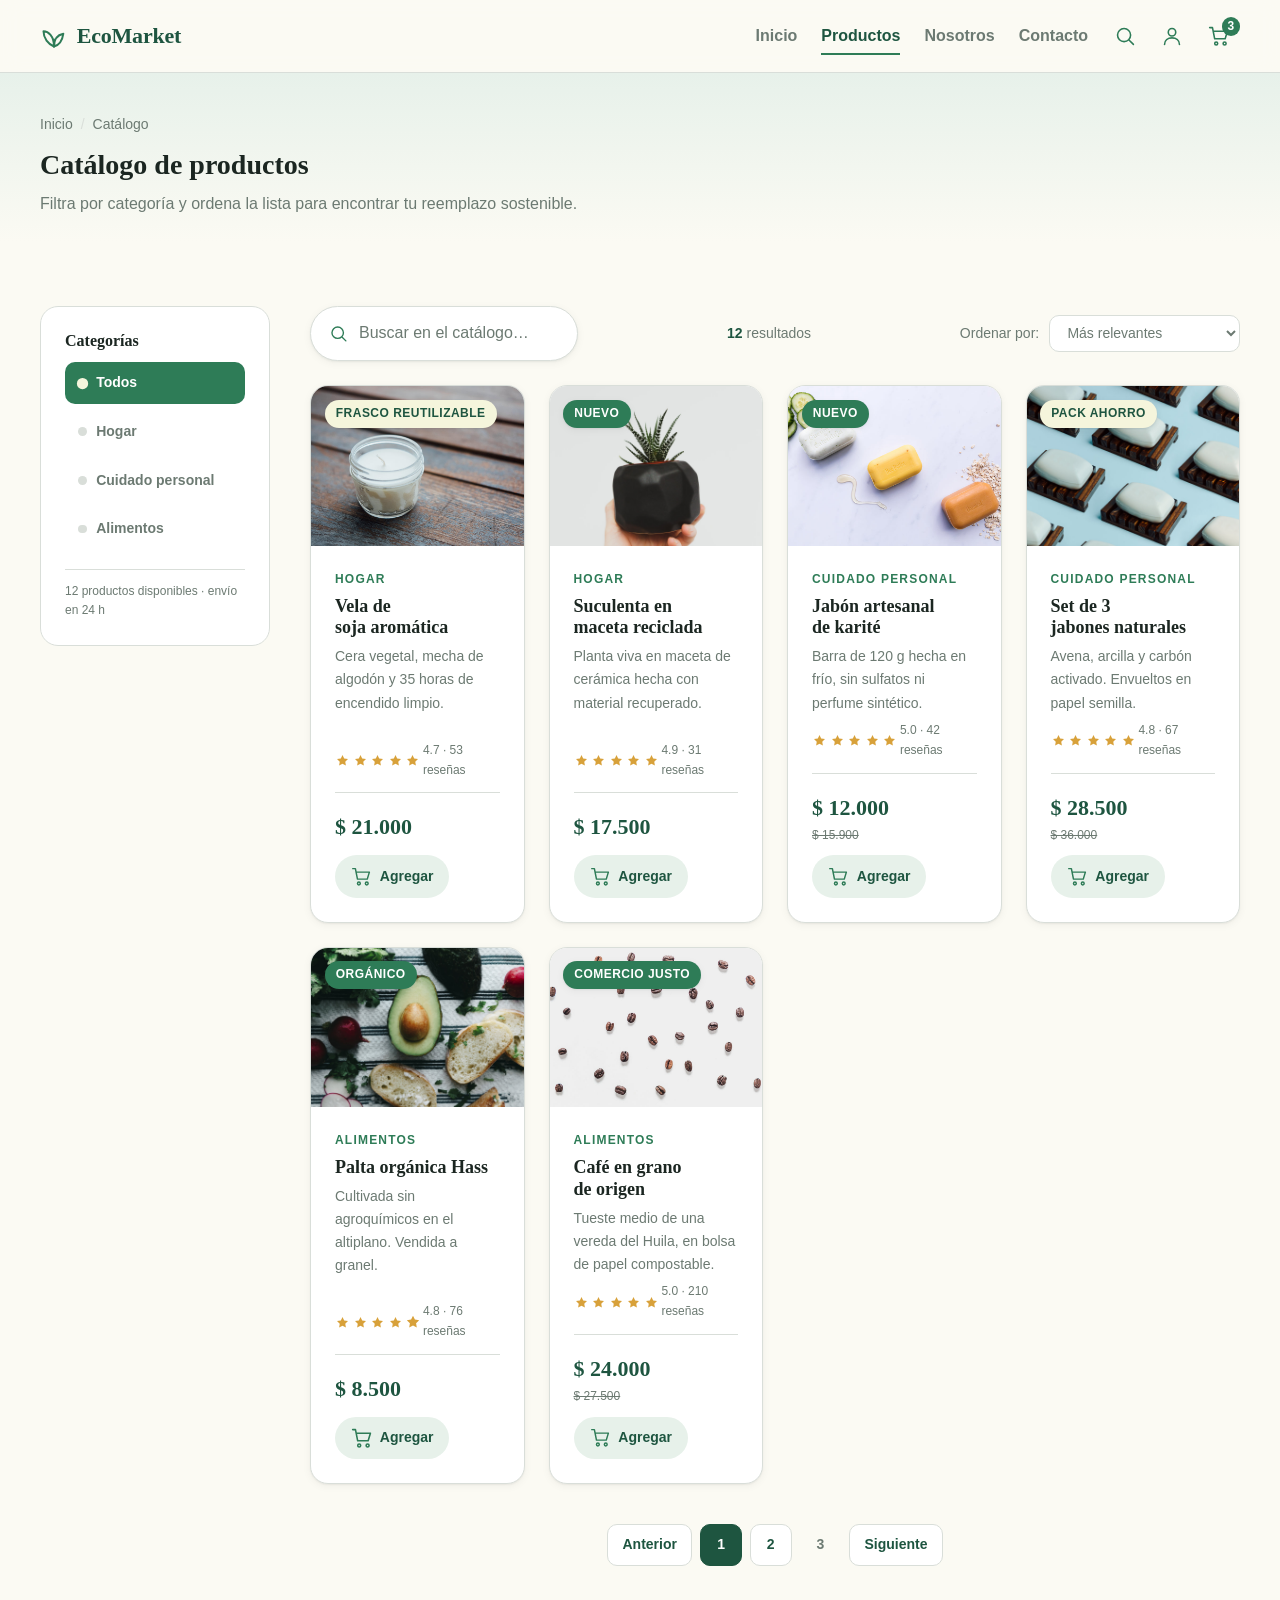
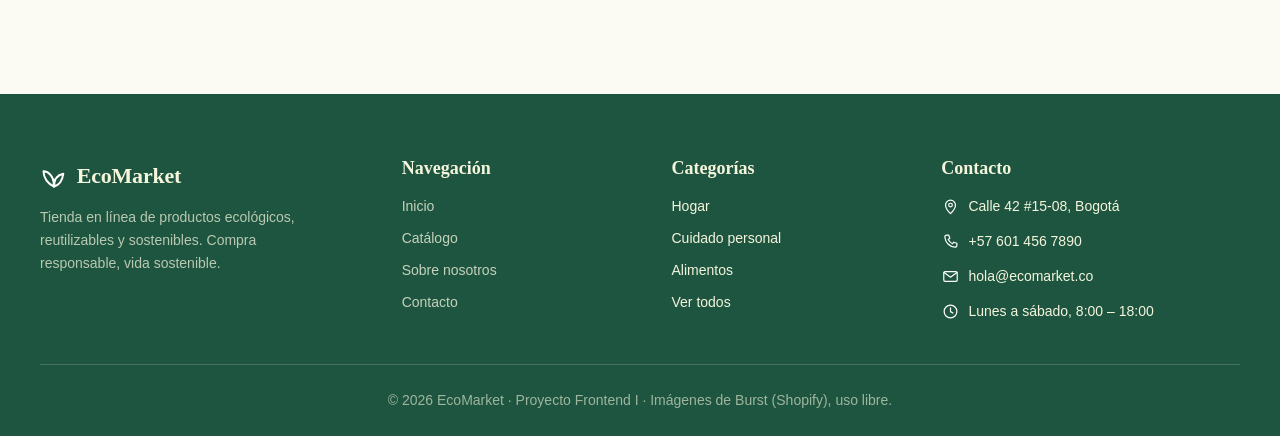
<file: views/productos.html>
<!DOCTYPE html>
<html lang="es">
<head>
  <meta charset="UTF-8">
  <meta name="viewport" content="width=device-width, initial-scale=1.0">
  <meta name="description" content="Catálogo EcoMarket: productos ecológicos para el hogar, cuidado personal y alimentos, con filtros y ordenamiento.">
  <title>Catálogo de productos | EcoMarket</title>

  <link rel="stylesheet" href="../css/main.css">
  <link rel="stylesheet" href="../css/layout.css">
  <link rel="stylesheet" href="../css/components.css">
  <link rel="stylesheet" href="../css/animations.css">
</head>
<body>

  <input type="checkbox" id="menu-toggle" class="control" aria-hidden="true">

  <header class="cabecera">
    <div class="contenedor cabecera__interior">
      <a href="../index.html" class="logo" aria-label="EcoMarket, ir al inicio">
        <span class="icono icono--hoja" aria-hidden="true"></span>
        EcoMarket
      </a>

      <nav class="navegacion" aria-label="Navegación principal">
        <a href="../index.html" class="navegacion__enlace">Inicio</a>
        <a href="productos.html" class="navegacion__enlace navegacion__enlace--activo">Productos</a>
        <a href="sobre-nosotros.html" class="navegacion__enlace">Nosotros</a>
        <a href="contacto.html" class="navegacion__enlace">Contacto</a>
      </nav>

      <div class="cabecera__acciones">
        <a href="productos.html" class="cabecera__accion" aria-label="Buscar productos">
          <span class="icono icono--lupa" aria-hidden="true"></span>
        </a>
        <a href="contacto.html" class="cabecera__accion" aria-label="Mi cuenta">
          <span class="icono icono--usuario" aria-hidden="true"></span>
        </a>
        <a href="productos.html" class="cabecera__accion" aria-label="Carrito de compras, 3 productos">
          <span class="icono icono--carrito" aria-hidden="true"></span>
          <span class="cabecera__contador">3</span>
        </a>
      </div>

      <label for="menu-toggle" class="cabecera__menu-boton" aria-label="Abrir o cerrar el menú">
        <span></span><span></span><span></span>
      </label>
    </div>
  </header>

  <main>

    <section class="cabecera-pagina">
      <div class="contenedor">
        <ol class="migas">
          <li><a href="../index.html">Inicio</a></li>
          <li aria-current="page">Catálogo</li>
        </ol>
        <h1 class="seccion__titulo">Catálogo de productos</h1>
        <p class="seccion__descripcion">
          Filtra por categoría y ordena la lista para encontrar tu reemplazo sostenible.
        </p>
      </div>
    </section>

    <section class="seccion">
      <div class="contenedor">
        <input type="radio" name="filtro" id="f-todos" class="control" checked>
        <input type="radio" name="filtro" id="f-hogar" class="control">
        <input type="radio" name="filtro" id="f-cuidado" class="control">
        <input type="radio" name="filtro" id="f-alimentos" class="control">
        <input type="radio" name="pagina" id="p-1" class="control" checked>
        <input type="radio" name="pagina" id="p-2" class="control">

        <div class="rejilla-catalogo">

          <aside class="filtros" aria-label="Filtros de categoría">
            <h2 class="filtros__titulo">Categorías</h2>
            <label for="f-todos" class="filtro">Todos</label>
            <label for="f-hogar" class="filtro">Hogar</label>
            <label for="f-cuidado" class="filtro">Cuidado personal</label>
            <label for="f-alimentos" class="filtro">Alimentos</label>
            <p class="filtros__pie">12 productos disponibles · envío en 24 h</p>
          </aside>

          <div class="catalogo__zona">
            <div class="barra-catalogo">
              <label class="buscador" for="buscar">
                <span class="icono icono--lupa" aria-hidden="true"></span>
                <input type="search" id="buscar" class="buscador__entrada" placeholder="Buscar en el catálogo…" autocomplete="off">
                <span class="oculto-visualmente">Escribe para filtrar por nombre de producto</span>
              </label>

              <p class="barra-catalogo__resultado"><strong>12</strong> resultados</p>

              <div class="ordenar">
                <label for="orden">Ordenar por:</label>
                <select id="orden" class="ordenar__seleccion">
                  <option>Más relevantes</option>
                  <option>Precio: menor a mayor</option>
                  <option>Precio: mayor a menor</option>
                  <option>Mejor valorados</option>
                  <option>Novedades</option>
                </select>
              </div>
            </div>

            <div class="rejilla-tarjetas">

              <article class="tarjeta cat-hogar pag-1">
                <div class="tarjeta__figura">
                  <img src="../img/products/vela-soja.jpg" alt="Vela de soja en frasco de vidrio sobre madera" class="tarjeta__imagen">
                  <span class="tarjeta__insignia tarjeta__insignia--arena">Frasco reutilizable</span>
                  <button class="tarjeta__favorito" aria-label="Guardar vela de soja en favoritos"><span class="icono icono--corazon" aria-hidden="true"></span></button>
                </div>
                <div class="tarjeta__cuerpo">
                  <p class="tarjeta__categoria">Hogar</p>
                  <h3 class="tarjeta__nombre">Vela de soja aromática</h3>
                  <p class="tarjeta__resena">Cera vegetal, mecha de algodón y 35 horas de encendido limpio.</p>
                  <p class="valoracion"><span class="icono icono--estrella"></span><span class="icono icono--estrella"></span><span class="icono icono--estrella"></span><span class="icono icono--estrella"></span><span class="icono icono--estrella"></span> 4.7 · 53 reseñas</p>
                  <div class="tarjeta__pie">
                    <p class="precio">$ 21.000</p>
                    <button class="boton-agregar"><span class="icono icono--carrito" aria-hidden="true"></span> Agregar</button>
                  </div>
                </div>
              </article>

              <article class="tarjeta cat-hogar pag-1">
                <div class="tarjeta__figura">
                  <img src="../img/products/suculenta.jpg" alt="Suculenta en maceta negra sostenida en la mano" class="tarjeta__imagen">
                  <span class="tarjeta__insignia">Nuevo</span>
                  <button class="tarjeta__favorito" aria-label="Guardar suculenta en favoritos"><span class="icono icono--corazon" aria-hidden="true"></span></button>
                </div>
                <div class="tarjeta__cuerpo">
                  <p class="tarjeta__categoria">Hogar</p>
                  <h3 class="tarjeta__nombre">Suculenta en maceta reciclada</h3>
                  <p class="tarjeta__resena">Planta viva en maceta de cerámica hecha con material recuperado.</p>
                  <p class="valoracion"><span class="icono icono--estrella"></span><span class="icono icono--estrella"></span><span class="icono icono--estrella"></span><span class="icono icono--estrella"></span><span class="icono icono--estrella"></span> 4.9 · 31 reseñas</p>
                  <div class="tarjeta__pie">
                    <p class="precio">$ 17.500</p>
                    <button class="boton-agregar"><span class="icono icono--carrito" aria-hidden="true"></span> Agregar</button>
                  </div>
                </div>
              </article>

              <article class="tarjeta cat-cuidado pag-1">
                <div class="tarjeta__figura">
                  <img src="../img/products/jabon-karite.jpg" alt="Jabón artesanal de karité sobre hojas verdes" class="tarjeta__imagen">
                  <span class="tarjeta__insignia">Nuevo</span>
                  <button class="tarjeta__favorito" aria-label="Guardar jabón de karité en favoritos"><span class="icono icono--corazon" aria-hidden="true"></span></button>
                </div>
                <div class="tarjeta__cuerpo">
                  <p class="tarjeta__categoria">Cuidado personal</p>
                  <h3 class="tarjeta__nombre">Jabón artesanal de karité</h3>
                  <p class="tarjeta__resena">Barra de 120 g hecha en frío, sin sulfatos ni perfume sintético.</p>
                  <p class="valoracion"><span class="icono icono--estrella"></span><span class="icono icono--estrella"></span><span class="icono icono--estrella"></span><span class="icono icono--estrella"></span><span class="icono icono--estrella"></span> 5.0 · 42 reseñas</p>
                  <div class="tarjeta__pie">
                    <p class="precio">$ 12.000<span class="precio__anterior">$ 15.900</span></p>
                    <button class="boton-agregar"><span class="icono icono--carrito" aria-hidden="true"></span> Agregar</button>
                  </div>
                </div>
              </article>

              <article class="tarjeta cat-cuidado pag-1">
                <div class="tarjeta__figura">
                  <img src="../img/products/jabones-naturales.jpg" alt="Cuatro jabones naturales sobre soporte de madera" class="tarjeta__imagen">
                  <span class="tarjeta__insignia tarjeta__insignia--arena">Pack ahorro</span>
                  <button class="tarjeta__favorito" aria-label="Guardar set de jabones en favoritos"><span class="icono icono--corazon" aria-hidden="true"></span></button>
                </div>
                <div class="tarjeta__cuerpo">
                  <p class="tarjeta__categoria">Cuidado personal</p>
                  <h3 class="tarjeta__nombre">Set de 3 jabones naturales</h3>
                  <p class="tarjeta__resena">Avena, arcilla y carbón activado. Envueltos en papel semilla.</p>
                  <p class="valoracion"><span class="icono icono--estrella"></span><span class="icono icono--estrella"></span><span class="icono icono--estrella"></span><span class="icono icono--estrella"></span><span class="icono icono--estrella"></span> 4.8 · 67 reseñas</p>
                  <div class="tarjeta__pie">
                    <p class="precio">$ 28.500<span class="precio__anterior">$ 36.000</span></p>
                    <button class="boton-agregar"><span class="icono icono--carrito" aria-hidden="true"></span> Agregar</button>
                  </div>
                </div>
              </article>

              <article class="tarjeta cat-alimentos pag-1">
                <div class="tarjeta__figura">
                  <img src="../img/products/palta-organica.jpg" alt="Palta orgánica cortada sobre pan y vegetales" class="tarjeta__imagen">
                  <span class="tarjeta__insignia">Orgánico</span>
                  <button class="tarjeta__favorito" aria-label="Guardar palta orgánica en favoritos"><span class="icono icono--corazon" aria-hidden="true"></span></button>
                </div>
                <div class="tarjeta__cuerpo">
                  <p class="tarjeta__categoria">Alimentos</p>
                  <h3 class="tarjeta__nombre">Palta orgánica Hass</h3>
                  <p class="tarjeta__resena">Cultivada sin agroquímicos en el altiplano. Vendida a granel.</p>
                  <p class="valoracion"><span class="icono icono--estrella"></span><span class="icono icono--estrella"></span><span class="icono icono--estrella"></span><span class="icono icono--estrella"></span><span class="icono icono--estrella"></span> 4.8 · 76 reseñas</p>
                  <div class="tarjeta__pie">
                    <p class="precio">$ 8.500</p>
                    <button class="boton-agregar"><span class="icono icono--carrito" aria-hidden="true"></span> Agregar</button>
                  </div>
                </div>
              </article>

              <article class="tarjeta cat-alimentos pag-1">
                <div class="tarjeta__figura">
                  <img src="../img/products/cafe-grano.jpg" alt="Granos de café esparcidos sobre fondo claro" class="tarjeta__imagen">
                  <span class="tarjeta__insignia">Comercio justo</span>
                  <button class="tarjeta__favorito" aria-label="Guardar café en grano en favoritos"><span class="icono icono--corazon" aria-hidden="true"></span></button>
                </div>
                <div class="tarjeta__cuerpo">
                  <p class="tarjeta__categoria">Alimentos</p>
                  <h3 class="tarjeta__nombre">Café en grano de origen</h3>
                  <p class="tarjeta__resena">Tueste medio de una vereda del Huila, en bolsa de papel compostable.</p>
                  <p class="valoracion"><span class="icono icono--estrella"></span><span class="icono icono--estrella"></span><span class="icono icono--estrella"></span><span class="icono icono--estrella"></span><span class="icono icono--estrella"></span> 5.0 · 210 reseñas</p>
                  <div class="tarjeta__pie">
                    <p class="precio">$ 24.000<span class="precio__anterior">$ 27.500</span></p>
                    <button class="boton-agregar"><span class="icono icono--carrito" aria-hidden="true"></span> Agregar</button>
                  </div>
                </div>
              </article>

              <article class="tarjeta cat-hogar pag-2">
                <div class="tarjeta__figura">
                  <img src="../img/products/planta-agave.jpg" alt="Planta de agave vista desde arriba" class="tarjeta__imagen">
                  <span class="tarjeta__insignia tarjeta__insignia--arena">Resistente a sequía</span>
                  <button class="tarjeta__favorito" aria-label="Guardar agave en favoritos"><span class="icono icono--corazon" aria-hidden="true"></span></button>
                </div>
                <div class="tarjeta__cuerpo">
                  <p class="tarjeta__categoria">Hogar</p>
                  <h3 class="tarjeta__nombre">Agave para exteriores</h3>
                  <p class="tarjeta__resena">No necesita riego frecuente y limpia el aire de la terraza.</p>
                  <p class="valoracion"><span class="icono icono--estrella"></span><span class="icono icono--estrella"></span><span class="icono icono--estrella"></span><span class="icono icono--estrella"></span><span class="icono icono--estrella"></span> 4.6 · 24 reseñas</p>
                  <div class="tarjeta__pie">
                    <p class="precio">$ 32.000</p>
                    <button class="boton-agregar"><span class="icono icono--carrito" aria-hidden="true"></span> Agregar</button>
                  </div>
                </div>
              </article>

              <article class="tarjeta cat-hogar pag-2">
                <div class="tarjeta__figura">
                  <img src="../img/products/helecho-maceta.jpg" alt="Helecho verde en maceta de cerámica blanca" class="tarjeta__imagen">
                  <span class="tarjeta__insignia">Nuevo</span>
                  <button class="tarjeta__favorito" aria-label="Guardar helecho en favoritos"><span class="icono icono--corazon" aria-hidden="true"></span></button>
                </div>
                <div class="tarjeta__cuerpo">
                  <p class="tarjeta__categoria">Hogar</p>
                  <h3 class="tarjeta__nombre">Helecho en maceta de cerámica</h3>
                  <p class="tarjeta__resena">Maceta torneada a mano por un taller local de Ráquira.</p>
                  <p class="valoracion"><span class="icono icono--estrella"></span><span class="icono icono--estrella"></span><span class="icono icono--estrella"></span><span class="icono icono--estrella"></span><span class="icono icono--estrella"></span> 4.9 · 18 reseñas</p>
                  <div class="tarjeta__pie">
                    <p class="precio">$ 26.400</p>
                    <button class="boton-agregar"><span class="icono icono--carrito" aria-hidden="true"></span> Agregar</button>
                  </div>
                </div>
              </article>

              <article class="tarjeta cat-cuidado pag-2">
                <div class="tarjeta__figura">
                  <img src="../img/products/cepillos-bambu.jpg" alt="Cepillos de dientes de bambú sobre fondo oscuro" class="tarjeta__imagen">
                  <span class="tarjeta__insignia">Reutilizable</span>
                  <button class="tarjeta__favorito" aria-label="Guardar cepillos de bambú en favoritos"><span class="icono icono--corazon" aria-hidden="true"></span></button>
                </div>
                <div class="tarjeta__cuerpo">
                  <p class="tarjeta__categoria">Cuidado personal</p>
                  <h3 class="tarjeta__nombre">Pack 4 cepillos de bambú</h3>
                  <p class="tarjeta__resena">Mango compostable y cerdas de carbón activado, sin plástico.</p>
                  <p class="valoracion"><span class="icono icono--estrella"></span><span class="icono icono--estrella"></span><span class="icono icono--estrella"></span><span class="icono icono--estrella"></span><span class="icono icono--estrella"></span> 4.9 · 128 reseñas</p>
                  <div class="tarjeta__pie">
                    <p class="precio">$ 18.900</p>
                    <button class="boton-agregar"><span class="icono icono--carrito" aria-hidden="true"></span> Agregar</button>
                  </div>
                </div>
              </article>

              <article class="tarjeta cat-cuidado pag-2">
                <div class="tarjeta__figura">
                  <img src="../img/products/cepillos-infantiles.jpg" alt="Cepillos de bambú infantiles con cerdas de colores" class="tarjeta__imagen">
                  <span class="tarjeta__insignia tarjeta__insignia--arena">Infantil</span>
                  <button class="tarjeta__favorito" aria-label="Guardar cepillos infantiles en favoritos"><span class="icono icono--corazon" aria-hidden="true"></span></button>
                </div>
                <div class="tarjeta__cuerpo">
                  <p class="tarjeta__categoria">Cuidado personal</p>
                  <h3 class="tarjeta__nombre">Cepillos de bambú infantiles</h3>
                  <p class="tarjeta__resena">Cerdas suaves y mango corto para manos pequeñas. Pack de 6.</p>
                  <p class="valoracion"><span class="icono icono--estrella"></span><span class="icono icono--estrella"></span><span class="icono icono--estrella"></span><span class="icono icono--estrella"></span><span class="icono icono--estrella"></span> 4.7 · 45 reseñas</p>
                  <div class="tarjeta__pie">
                    <p class="precio">$ 16.200</p>
                    <button class="boton-agregar"><span class="icono icono--carrito" aria-hidden="true"></span> Agregar</button>
                  </div>
                </div>
              </article>

              <article class="tarjeta cat-alimentos pag-2">
                <div class="tarjeta__figura">
                  <img src="../img/products/tomate-heirloom.jpg" alt="Tomate rojo sobre fondo blanco" class="tarjeta__imagen">
                  <span class="tarjeta__insignia">Orgánico</span>
                  <button class="tarjeta__favorito" aria-label="Guardar tomate heirloom en favoritos"><span class="icono icono--corazon" aria-hidden="true"></span></button>
                </div>
                <div class="tarjeta__cuerpo">
                  <p class="tarjeta__categoria">Alimentos</p>
                  <h3 class="tarjeta__nombre">Tomate heirloom (1 kg)</h3>
                  <p class="tarjeta__resena">Semilla criolla, madurado en planta y recogido el mismo día.</p>
                  <p class="valoracion"><span class="icono icono--estrella"></span><span class="icono icono--estrella"></span><span class="icono icono--estrella"></span><span class="icono icono--estrella"></span><span class="icono icono--estrella"></span> 4.8 · 59 reseñas</p>
                  <div class="tarjeta__pie">
                    <p class="precio">$ 15.300</p>
                    <button class="boton-agregar"><span class="icono icono--carrito" aria-hidden="true"></span> Agregar</button>
                  </div>
                </div>
              </article>

              <article class="tarjeta cat-alimentos pag-2">
                <div class="tarjeta__figura">
                  <img src="../img/products/lenteja-roja.jpg" alt="Lenteja roja a granel ocupando todo el cuadro" class="tarjeta__imagen">
                  <span class="tarjeta__insignia tarjeta__insignia--arena">A granel</span>
                  <button class="tarjeta__favorito" aria-label="Guardar lenteja roja en favoritos"><span class="icono icono--corazon" aria-hidden="true"></span></button>
                </div>
                <div class="tarjeta__cuerpo">
                  <p class="tarjeta__categoria">Alimentos</p>
                  <h3 class="tarjeta__nombre">Lenteja roja de granja (500 g)</h3>
                  <p class="tarjeta__resena">Traes tu frasco al punto de acopio y lo devolvemos lleno.</p>
                  <p class="valoracion"><span class="icono icono--estrella"></span><span class="icono icono--estrella"></span><span class="icono icono--estrella"></span><span class="icono icono--estrella"></span><span class="icono icono--estrella"></span> 4.6 · 37 reseñas</p>
                  <div class="tarjeta__pie">
                    <p class="precio">$ 9.900</p>
                    <button class="boton-agregar"><span class="icono icono--carrito" aria-hidden="true"></span> Agregar</button>
                  </div>
                </div>
              </article>
            </div>

            <nav class="paginacion" aria-label="Paginación del catálogo">
              <label for="p-1" class="paginacion__nav">Anterior</label>
              <label for="p-1" class="paginacion__etiqueta">1</label>
              <label for="p-2" class="paginacion__etiqueta">2</label>
              <span class="paginacion__fijo">3</span>
              <label for="p-2" class="paginacion__nav">Siguiente</label>
            </nav>
          </div>
        </div>
      </div>
    </section>
  </main>

  <footer class="pie">
    <div class="contenedor">
      <div class="pie__rejilla">
        <section class="pie__marca">
          <a href="../index.html" class="logo"><span class="icono icono--hoja" aria-hidden="true"></span> EcoMarket</a>
          <p class="pie__texto">Tienda en línea de productos ecológicos, reutilizables y sostenibles. Compra responsable, vida sostenible.</p>
        </section>

        <nav aria-labelledby="pie-nav">
          <h3 id="pie-nav" class="pie__titulo">Navegación</h3>
          <ul class="pie__lista">
            <li><a href="../index.html">Inicio</a></li>
            <li><a href="productos.html">Catálogo</a></li>
            <li><a href="sobre-nosotros.html">Sobre nosotros</a></li>
            <li><a href="contacto.html">Contacto</a></li>
          </ul>
        </nav>

        <nav aria-labelledby="pie-cat">
          <h3 id="pie-cat" class="pie__titulo">Categorías</h3>
          <ul class="pie__lista">
            <li><label for="f-hogar" class="pie__enlace">Hogar</label></li>
            <li><label for="f-cuidado" class="pie__enlace">Cuidado personal</label></li>
            <li><label for="f-alimentos" class="pie__enlace">Alimentos</label></li>
            <li><label for="f-todos" class="pie__enlace">Ver todos</label></li>
          </ul>
        </nav>

        <section aria-labelledby="pie-con">
          <h3 id="pie-con" class="pie__titulo">Contacto</h3>
          <ul class="pie__contacto">
            <li><span class="icono icono--ubicacion" aria-hidden="true"></span> Calle 42 #15-08, Bogotá</li>
            <li><span class="icono icono--telefono" aria-hidden="true"></span> +57 601 456 7890</li>
            <li><span class="icono icono--correo" aria-hidden="true"></span> hola@ecomarket.co</li>
            <li><span class="icono icono--reloj" aria-hidden="true"></span> Lunes a sábado, 8:00 – 18:00</li>
          </ul>
        </section>
      </div>

      <p class="pie__legal">© 2026 EcoMarket · Proyecto Frontend I · Imágenes de Burst (Shopify), uso libre.</p>
    </div>
  </footer>

</body>
</html>
</file>
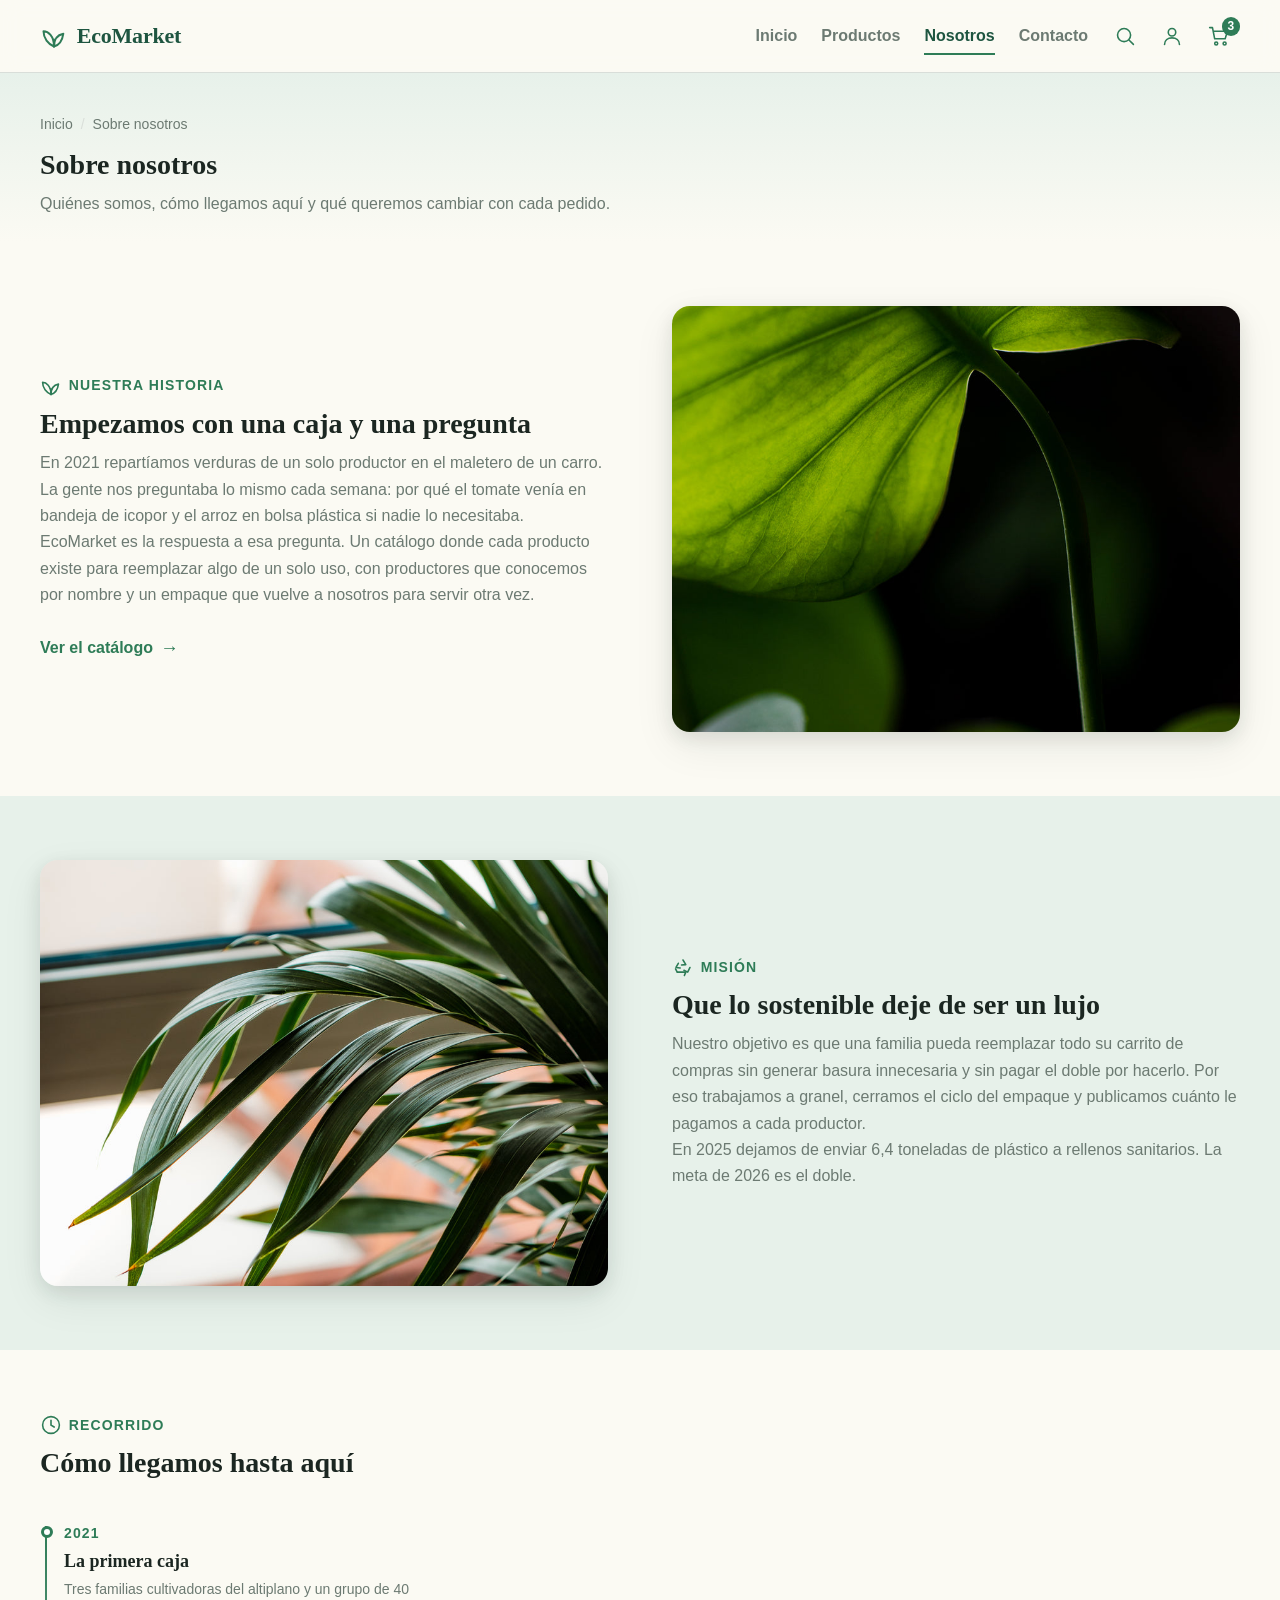
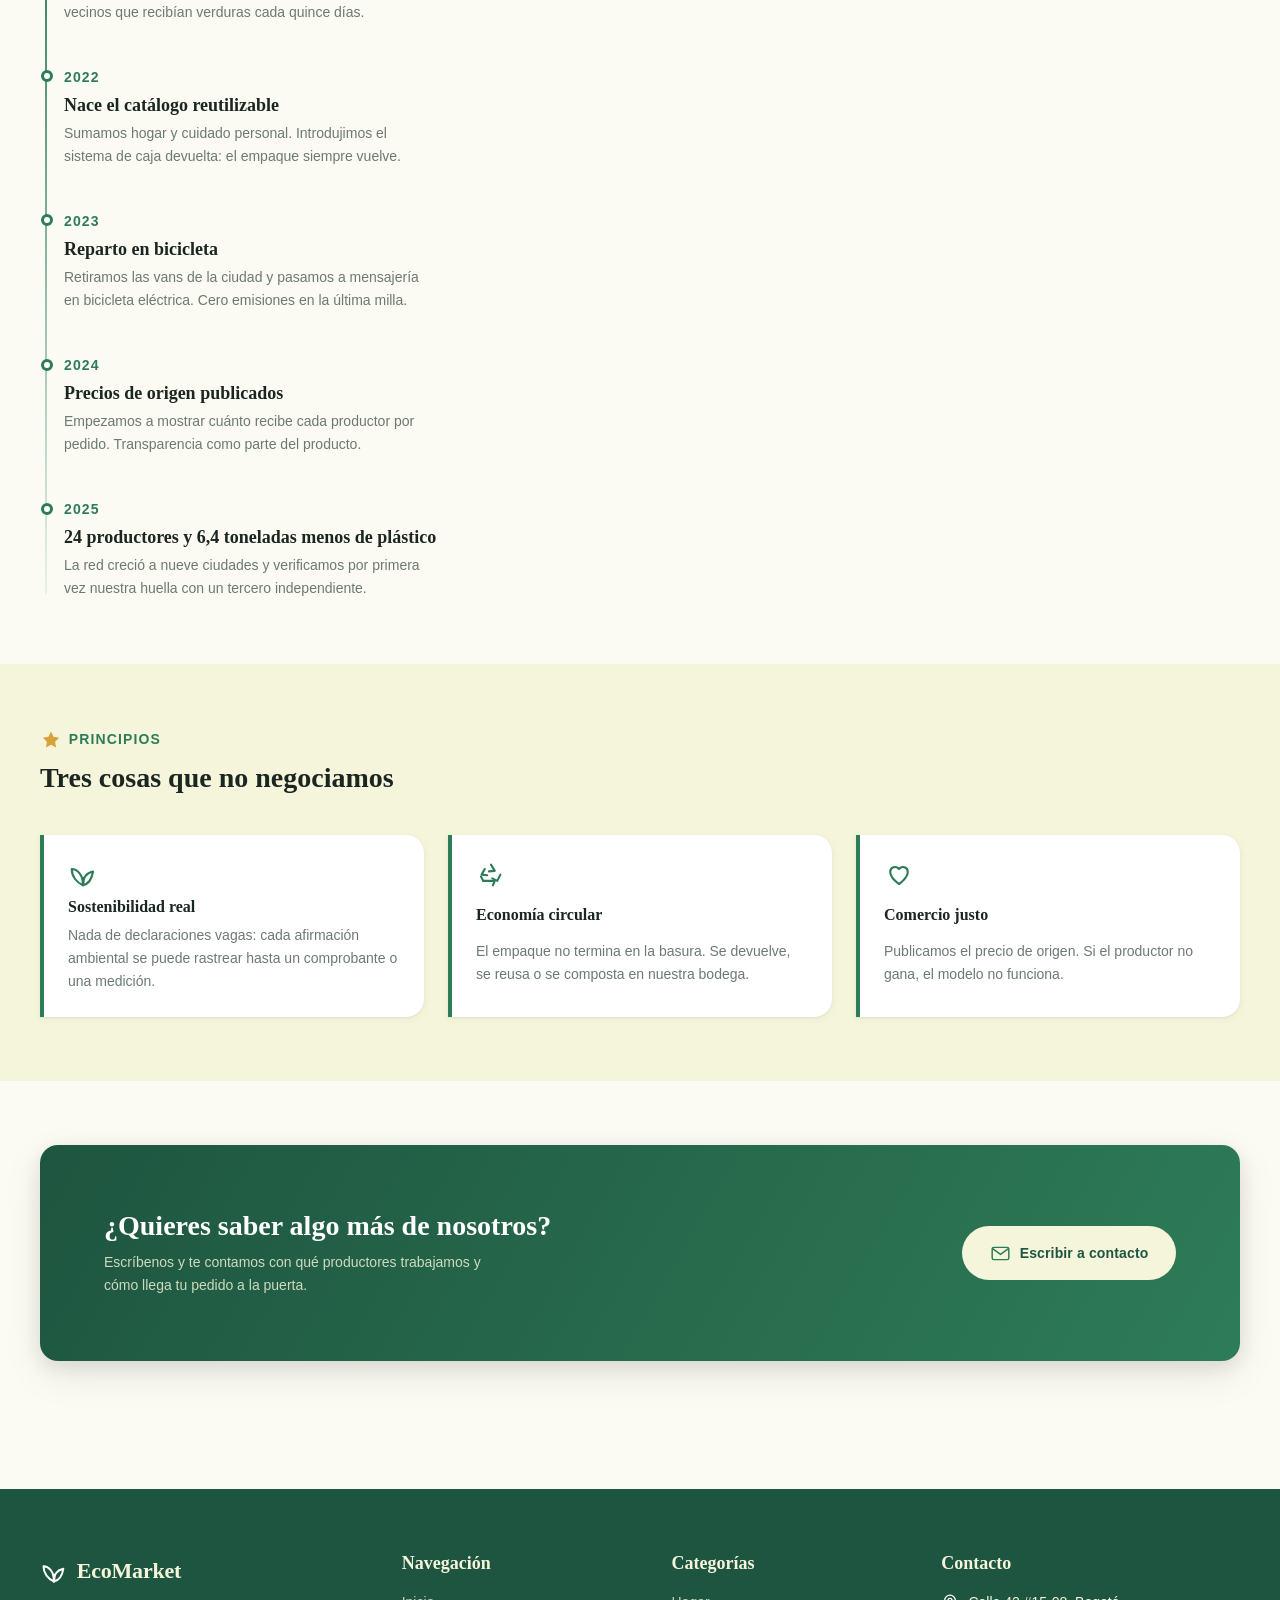
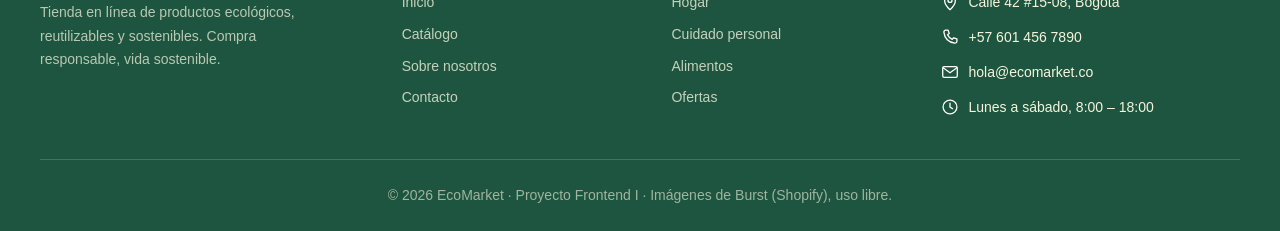
<file: views/sobre-nosotros.html>
<!DOCTYPE html>
<html lang="es">
<head>
  <meta charset="UTF-8">
  <meta name="viewport" content="width=device-width, initial-scale=1.0">
  <meta name="description" content="Sobre EcoMarket: nuestra historia, la misión sostenible y los valores que guían cada compra.">
  <title>Sobre nosotros | EcoMarket</title>

  <link rel="stylesheet" href="../css/main.css">
  <link rel="stylesheet" href="../css/layout.css">
  <link rel="stylesheet" href="../css/components.css">
  <link rel="stylesheet" href="../css/animations.css">
</head>
<body>

  <input type="checkbox" id="menu-toggle" class="control" aria-hidden="true">

  <header class="cabecera">
    <div class="contenedor cabecera__interior">
      <a href="../index.html" class="logo" aria-label="EcoMarket, ir al inicio">
        <span class="icono icono--hoja" aria-hidden="true"></span>
        EcoMarket
      </a>

      <nav class="navegacion" aria-label="Navegación principal">
        <a href="../index.html" class="navegacion__enlace">Inicio</a>
        <a href="productos.html" class="navegacion__enlace">Productos</a>
        <a href="sobre-nosotros.html" class="navegacion__enlace navegacion__enlace--activo">Nosotros</a>
        <a href="contacto.html" class="navegacion__enlace">Contacto</a>
      </nav>

      <div class="cabecera__acciones">
        <a href="productos.html" class="cabecera__accion" aria-label="Buscar productos">
          <span class="icono icono--lupa" aria-hidden="true"></span>
        </a>
        <a href="contacto.html" class="cabecera__accion" aria-label="Mi cuenta">
          <span class="icono icono--usuario" aria-hidden="true"></span>
        </a>
        <a href="productos.html" class="cabecera__accion" aria-label="Carrito de compras, 3 productos">
          <span class="icono icono--carrito" aria-hidden="true"></span>
          <span class="cabecera__contador">3</span>
        </a>
      </div>

      <label for="menu-toggle" class="cabecera__menu-boton" aria-label="Abrir o cerrar el menú">
        <span></span><span></span><span></span>
      </label>
    </div>
  </header>

  <main>

    <section class="cabecera-pagina">
      <div class="contenedor">
        <ol class="migas">
          <li><a href="../index.html">Inicio</a></li>
          <li aria-current="page">Sobre nosotros</li>
        </ol>
        <h1 class="seccion__titulo">Sobre nosotros</h1>
        <p class="seccion__descripcion">
          Quiénes somos, cómo llegamos aquí y qué queremos cambiar con cada pedido.
        </p>
      </div>
    </section>

    <section class="seccion" aria-labelledby="brand-titulo">
      <div class="contenedor rejilla-dos">
        <div>
          <p class="seccion__etiqueta"><span class="icono icono--hoja" aria-hidden="true"></span> Nuestra historia</p>
          <h2 id="brand-titulo" class="seccion__titulo">Empezamos con una caja y una pregunta</h2>
          <p class="seccion__descripcion">
            En 2021 repartíamos verduras de un solo productor en el maletero de un carro.
            La gente nos preguntaba lo mismo cada semana: por qué el tomate venía en bandeja
            de icopor y el arroz en bolsa plástica si nadie lo necesitaba.
          </p>
          <p class="seccion__descripcion">
            EcoMarket es la respuesta a esa pregunta. Un catálogo donde cada producto existe
            para reemplazar algo de un solo uso, con productores que conocemos por nombre y
            un empaque que vuelve a nosotros para servir otra vez.
          </p>
          <a href="productos.html" class="ver-todo">Ver el catálogo</a>
        </div>
        <figure class="imagen-marco">
          <img src="../img/hero/historia-marca.jpg" alt="Hoja verde iluminada por el sol a contraluz">
        </figure>
      </div>
    </section>

    <section class="seccion fondo-hielo" aria-labelledby="mision-titulo">
      <div class="contenedor rejilla-dos">
        <figure class="imagen-marco">
          <img src="../img/hero/mision.jpg" alt="Hojas de planta dentro de una casa, recibiendo luz natural">
        </figure>
        <div>
          <p class="seccion__etiqueta"><span class="icono icono--reciclaje" aria-hidden="true"></span> Misión</p>
          <h2 id="mision-titulo" class="seccion__titulo">Que lo sostenible deje de ser un lujo</h2>
          <p class="seccion__descripcion">
            Nuestro objetivo es que una familia pueda reemplazar todo su carrito de compras
            sin generar basura innecesaria y sin pagar el doble por hacerlo. Por eso trabajamos
            a granel, cerramos el ciclo del empaque y publicamos cuánto le pagamos a cada productor.
          </p>
          <p class="seccion__descripcion">
            En 2025 dejamos de enviar 6,4 toneladas de plástico a rellenos sanitarios.
            La meta de 2026 es el doble.
          </p>
        </div>
      </div>
    </section>

    <section class="seccion" aria-labelledby="timeline-titulo">
      <div class="contenedor">
        <header class="seccion__encabezado">
          <p class="seccion__etiqueta"><span class="icono icono--reloj" aria-hidden="true"></span> Recorrido</p>
          <h2 id="timeline-titulo" class="seccion__titulo">Cómo llegamos hasta aquí</h2>
        </header>

        <ol class="linea-tiempo">
          <li class="hito">
            <span class="hito__anio">2021</span>
            <h3 class="hito__titulo">La primera caja</h3>
            <p class="hito__texto">Tres familias cultivadoras del altiplano y un grupo de 40 vecinos que recibían verduras cada quince días.</p>
          </li>
          <li class="hito">
            <span class="hito__anio">2022</span>
            <h3 class="hito__titulo">Nace el catálogo reutilizable</h3>
            <p class="hito__texto">Sumamos hogar y cuidado personal. Introdujimos el sistema de caja devuelta: el empaque siempre vuelve.</p>
          </li>
          <li class="hito">
            <span class="hito__anio">2023</span>
            <h3 class="hito__titulo">Reparto en bicicleta</h3>
            <p class="hito__texto">Retiramos las vans de la ciudad y pasamos a mensajería en bicicleta eléctrica. Cero emisiones en la última milla.</p>
          </li>
          <li class="hito">
            <span class="hito__anio">2024</span>
            <h3 class="hito__titulo">Precios de origen publicados</h3>
            <p class="hito__texto">Empezamos a mostrar cuánto recibe cada productor por pedido. Transparencia como parte del producto.</p>
          </li>
          <li class="hito">
            <span class="hito__anio">2025</span>
            <h3 class="hito__titulo">24 productores y 6,4 toneladas menos de plástico</h3>
            <p class="hito__texto">La red creció a nueve ciudades y verificamos por primera vez nuestra huella con un tercero independiente.</p>
          </li>
        </ol>
      </div>
    </section>

    <section class="seccion fondo-beige" aria-labelledby="valores-titulo">
      <div class="contenedor">
        <header class="seccion__encabezado">
          <p class="seccion__etiqueta"><span class="icono icono--estrella" aria-hidden="true"></span> Principios</p>
          <h2 id="valores-titulo" class="seccion__titulo">Tres cosas que no negociamos</h2>
        </header>

        <div class="rejilla-tarjetas valores-rejilla">
          <article class="valor">
            <span class="icono icono--hoja icono--grande" aria-hidden="true"></span>
            <h3 class="valor__titulo">Sostenibilidad real</h3>
            <p class="valor__texto">Nada de declaraciones vagas: cada afirmación ambiental se puede rastrear hasta un comprobante o una medición.</p>
          </article>
          <article class="valor">
            <span class="icono icono--reciclaje icono--grande" aria-hidden="true"></span>
            <h3 class="valor__titulo">Economía circular</h3>
            <p class="valor__texto">El empaque no termina en la basura. Se devuelve, se reusa o se composta en nuestra bodega.</p>
          </article>
          <article class="valor">
            <span class="icono icono--corazon icono--grande" aria-hidden="true"></span>
            <h3 class="valor__titulo">Comercio justo</h3>
            <p class="valor__texto">Publicamos el precio de origen. Si el productor no gana, el modelo no funciona.</p>
          </article>
        </div>
      </div>
    </section>

    <section class="seccion" aria-labelledby="cta-titulo">
      <div class="contenedor">
        <div class="cta">
          <div>
            <h2 id="cta-titulo" class="cta__titulo">¿Quieres saber algo más de nosotros?</h2>
            <p class="cta__texto">Escríbenos y te contamos con qué productores trabajamos y cómo llega tu pedido a la puerta.</p>
          </div>
          <a href="contacto.html" class="boton boton--claro">
            <span class="icono icono--correo" aria-hidden="true"></span>
            Escribir a contacto
          </a>
        </div>
      </div>
    </section>
  </main>

  <footer class="pie">
    <div class="contenedor">
      <div class="pie__rejilla">
        <section class="pie__marca">
          <a href="../index.html" class="logo"><span class="icono icono--hoja" aria-hidden="true"></span> EcoMarket</a>
          <p class="pie__texto">Tienda en línea de productos ecológicos, reutilizables y sostenibles. Compra responsable, vida sostenible.</p>
        </section>

        <nav aria-labelledby="pie-nav">
          <h3 id="pie-nav" class="pie__titulo">Navegación</h3>
          <ul class="pie__lista">
            <li><a href="../index.html">Inicio</a></li>
            <li><a href="productos.html">Catálogo</a></li>
            <li><a href="sobre-nosotros.html">Sobre nosotros</a></li>
            <li><a href="contacto.html">Contacto</a></li>
          </ul>
        </nav>

        <nav aria-labelledby="pie-cat">
          <h3 id="pie-cat" class="pie__titulo">Categorías</h3>
          <ul class="pie__lista">
            <li><a href="productos.html">Hogar</a></li>
            <li><a href="productos.html">Cuidado personal</a></li>
            <li><a href="productos.html">Alimentos</a></li>
            <li><a href="productos.html">Ofertas</a></li>
          </ul>
        </nav>

        <section aria-labelledby="pie-con">
          <h3 id="pie-con" class="pie__titulo">Contacto</h3>
          <ul class="pie__contacto">
            <li><span class="icono icono--ubicacion" aria-hidden="true"></span> Calle 42 #15-08, Bogotá</li>
            <li><span class="icono icono--telefono" aria-hidden="true"></span> +57 601 456 7890</li>
            <li><span class="icono icono--correo" aria-hidden="true"></span> hola@ecomarket.co</li>
            <li><span class="icono icono--reloj" aria-hidden="true"></span> Lunes a sábado, 8:00 – 18:00</li>
          </ul>
        </section>
      </div>

      <p class="pie__legal">© 2026 EcoMarket · Proyecto Frontend I · Imágenes de Burst (Shopify), uso libre.</p>
    </div>
  </footer>

</body>
</html>
</file>
<file: css/main.css>
*,
*::before,
*::after {
  box-sizing: border-box;
  margin: 0;
  padding: 0;
}

html {

  scroll-behavior: smooth;
  -webkit-text-size-adjust: 100%;
}

body {
  min-height: 100vh;
  font-family: var(--fuente-texto);
  font-size: var(--tam-base);
  line-height: var(--interlineado);
  color: var(--tinta);
  background-color: var(--crema);
  -webkit-font-smoothing: antialiased;
}

img,
svg,
video {
  display: block;
  max-width: 100%;
  height: auto;
}

input,
button,
textarea,
select {
  font: inherit;
  color: inherit;
}

button {
  cursor: pointer;
  border: none;
  background: none;
}

a {
  color: inherit;
  text-decoration: none;
}

ul,
ol {
  list-style: none;
}

h1,
h2,
h3,
h4 {
  font-family: var(--fuente-titulos);
  font-weight: 600;
  line-height: 1.2;
  color: var(--tinta);
  text-wrap: balance;
}

:root {

  --verde: #2e7c57;
  --verde-oscuro: #1e5540;
  --verde-suave: #4f9a75;
  --verde-hielo: #e7f1ea;
  --beige: #f5f5dc;
  --crema: #fbfaf3;
  --blanco: #ffffff;
  --tinta: #1b2621;
  --gris: #6c7a72;
  --gris-claro: #d9ded9;
  --arena: #efe9d8;
  --error: #b4462f;
  --exito: #2e7c57;
  --estrella: #d8a13a;

  --fuente-titulos: Georgia, "Times New Roman", "Noto Serif", serif;
  --fuente-texto: "Segoe UI", "Helvetica Neue", Helvetica, Arial, sans-serif;
  --tam-base: 1rem;
  --tam-xs: 0.75rem;
  --tam-sm: 0.875rem;
  --tam-md: 1.125rem;
  --tam-lg: 1.375rem;
  --tam-xl: 1.75rem;
  --tam-xxl: clamp(2rem, 5vw, 3rem);
  --interlineado: 1.65;

  --espacio-1: 0.5rem;
  --espacio-2: 1rem;
  --espacio-3: 1.5rem;
  --espacio-4: 2.5rem;
  --espacio-5: 4rem;
  --radio: 10px;
  --radio-grande: 18px;
  --ancho-max: 1200px;

  --sombra-1: 0 1px 2px rgba(27, 38, 33, 0.06), 0 2px 8px rgba(27, 38, 33, 0.05);
  --sombra-2: 0 6px 18px rgba(27, 38, 33, 0.10), 0 14px 40px rgba(27, 38, 33, 0.08);
  --transicion: 260ms cubic-bezier(0.22, 0.61, 0.36, 1);
}

.contenedor {
  width: min(100% - 2.5rem, var(--ancho-max));
  margin-inline: auto;
}

.seccion {
  padding-block: var(--espacio-5);
}

.seccion__encabezado {
  max-width: 46ch;
  margin-bottom: var(--espacio-4);
}

.seccion__etiqueta {
  display: inline-flex;
  align-items: center;
  gap: 0.45rem;
  margin-bottom: 0.6rem;
  font-size: var(--tam-sm);
  font-weight: 600;
  letter-spacing: 0.08em;
  text-transform: uppercase;
  color: var(--verde);
}

.seccion__titulo {
  font-size: var(--tam-xl);
  margin-bottom: 0.6rem;
}

.seccion__descripcion {
  color: var(--gris);
}

.texto-centrado {
  text-align: center;
  margin-inline: auto;
}

.oculto-visualmente {
  position: absolute;
  width: 1px;
  height: 1px;
  overflow: hidden;
  clip: rect(0 0 0 0);
  clip-path: inset(50%);
  white-space: nowrap;
}

.control {
  position: absolute;
  width: 1px;
  height: 1px;
  opacity: 0;
  pointer-events: none;
}

.icono {
  display: inline-block;
  flex: 0 0 auto;
  width: 1.35rem;
  height: 1.35rem;
  background-repeat: no-repeat;
  background-position: center;
  background-size: contain;
  background-image: var(--icono);
  transition: transform var(--transicion), filter var(--transicion);
}

.pie .icono,
.cta .icono,
.portada .icono,
.boton--primario .icono,
.mapa__marcador .icono,
.tarjeta__favorito:hover .icono {
  filter: brightness(0) invert(1);
}

.boton--claro .icono {
  filter: none;
}

.icono--hoja      { --icono: url("../img/icons/hoja.svg"); }
.icono--carrito   { --icono: url("../img/icons/carrito.svg"); }
.icono--lupa      { --icono: url("../img/icons/lupa.svg"); }
.icono--usuario   { --icono: url("../img/icons/usuario.svg"); }
.icono--corazon   { --icono: url("../img/icons/corazon.svg"); }
.icono--envio     { --icono: url("../img/icons/envio.svg"); }
.icono--reciclaje { --icono: url("../img/icons/reciclaje.svg"); }
.icono--estrella  { --icono: url("../img/icons/estrella.svg"); }
.icono--ubicacion { --icono: url("../img/icons/ubicacion.svg"); }
.icono--correo    { --icono: url("../img/icons/correo.svg"); }
.icono--telefono  { --icono: url("../img/icons/telefono.svg"); }
.icono--reloj     { --icono: url("../img/icons/reloj.svg"); }

.icono--grande {
  width: 2.25rem;
  height: 2.25rem;
}

a:focus-visible,
button:focus-visible,
input:focus-visible,
textarea:focus-visible,
select:focus-visible,
label:focus-within {
  outline: 3px solid var(--verde-suave);
  outline-offset: 3px;
  border-radius: 4px;
}

@media (prefers-reduced-motion: reduce) {
  html {
    scroll-behavior: auto;
  }

  *,
  *::before,
  *::after {
    animation-duration: 0.001ms !important;
    animation-iteration-count: 1 !important;
    transition-duration: 0.001ms !important;
  }
}
</file>
<file: css/layout.css>
.cabecera {
  position: sticky;
  top: 0;
  z-index: 50;
  background-color: rgba(251, 250, 243, 0.92);
  backdrop-filter: blur(10px);
  border-bottom: 1px solid var(--gris-claro);
}

.cabecera__interior {
  display: flex;
  align-items: center;
  gap: var(--espacio-2);
  min-height: 4.5rem;
}

.logo {
  display: inline-flex;
  align-items: center;
  gap: 0.55rem;
  margin-right: auto;
  font-family: var(--fuente-titulos);
  font-size: var(--tam-lg);
  font-weight: 700;
  color: var(--verde-oscuro);
  letter-spacing: -0.01em;
}

.logo .icono {
  color: var(--verde);
  width: 1.75rem;
  height: 1.75rem;
}

.navegacion {
  position: absolute;
  inset: 100% 0 auto 0;
  display: grid;
  gap: 0.25rem;
  padding: var(--espacio-2) var(--espacio-3) var(--espacio-3);
  background-color: var(--crema);
  border-bottom: 1px solid var(--gris-claro);
  box-shadow: var(--sombra-2);

  max-height: 0;
  padding-block: 0;
  overflow: hidden;
  border-bottom-width: 0;
  transition: max-height var(--transicion), padding var(--transicion);
}

#menu-toggle:checked ~ .cabecera .navegacion {
  max-height: 22rem;
  padding-block: var(--espacio-2) var(--espacio-3);
  border-bottom-width: 1px;
}

.navegacion__enlace {
  position: relative;
  display: block;
  padding: 0.6rem 0.2rem;
  font-weight: 600;
  color: var(--gris);
  transition: color var(--transicion);
}

.navegacion__enlace::after {
  content: "";
  position: absolute;
  left: 0.2rem;
  right: 0.2rem;
  bottom: 0.25rem;
  height: 2px;
  background-color: var(--verde);
  transform: scaleX(0);
  transform-origin: left;
  transition: transform var(--transicion);
}

.navegacion__enlace:hover,
.navegacion__enlace--activo {
  color: var(--verde-oscuro);
}

.navegacion__enlace:hover::after,
.navegacion__enlace--activo::after {
  transform: scaleX(1);
}

.cabecera__menu-boton {
  display: inline-flex;
  flex-direction: column;
  justify-content: center;
  gap: 5px;
  width: 2.5rem;
  height: 2.5rem;
  padding: 0.55rem;
  border-radius: var(--radio);
  cursor: pointer;
}

.cabecera__menu-boton span {
  display: block;
  height: 2px;
  border-radius: 2px;
  background-color: var(--tinta);
  transition: transform var(--transicion), opacity var(--transicion);
}

#menu-toggle:checked ~ .cabecera .cabecera__menu-boton span:nth-child(1) {
  transform: translateY(7px) rotate(45deg);
}

#menu-toggle:checked ~ .cabecera .cabecera__menu-boton span:nth-child(2) {
  opacity: 0;
}

#menu-toggle:checked ~ .cabecera .cabecera__menu-boton span:nth-child(3) {
  transform: translateY(-7px) rotate(-45deg);
}

.cabecera__acciones {
  display: flex;
  align-items: center;
  gap: 0.35rem;
}

.cabecera__accion {
  position: relative;
  display: inline-flex;
  align-items: center;
  justify-content: center;
  width: 2.6rem;
  height: 2.6rem;
  border-radius: 50%;
  color: var(--tinta);
  transition: background-color var(--transicion), color var(--transicion);
}

.cabecera__accion:hover {
  background-color: var(--verde-hielo);
  color: var(--verde-oscuro);
}

.cabecera__contador {
  position: absolute;
  top: 2px;
  right: 0;
  min-width: 1.15rem;
  height: 1.15rem;
  padding-inline: 0.25rem;
  display: grid;
  place-items: center;
  font-size: var(--tam-xs);
  font-weight: 700;
  color: var(--blanco);
  background-color: var(--verde);
  border-radius: 999px;
}

.pie {
  margin-top: var(--espacio-5);
  padding-block: var(--espacio-5) var(--espacio-3);
  color: var(--beige);
  background-color: var(--verde-oscuro);
}

.pie a {
  color: rgba(245, 245, 220, 0.78);
  transition: color var(--transicion), padding-left var(--transicion);
}

.pie a:hover {
  color: var(--blanco);
  padding-left: 4px;
}

.pie__rejilla {
  display: grid;
  gap: var(--espacio-4);
  padding-bottom: var(--espacio-4);
  border-bottom: 1px solid rgba(245, 245, 220, 0.18);
}

.pie__marca .logo {
  color: var(--beige);
  margin-bottom: 0.75rem;
}

.pie__marca .logo .icono {
  color: var(--beige);
}

.pie__texto {
  max-width: 34ch;
  font-size: var(--tam-sm);
  color: rgba(245, 245, 220, 0.72);
}

.pie__titulo {
  font-size: var(--tam-md);
  color: var(--beige);
  margin-bottom: var(--espacio-2);
}

.pie__lista {
  display: grid;
  gap: 0.55rem;
  font-size: var(--tam-sm);
}

.pie__contacto {
  display: grid;
  gap: 0.75rem;
  font-size: var(--tam-sm);
}

.pie__contacto li {
  display: flex;
  align-items: flex-start;
  gap: 0.6rem;
}

.pie__contacto .icono {
  width: 1.1rem;
  height: 1.1rem;
  margin-top: 0.15rem;
  color: var(--beige);
}

.pie__legal {
  padding-top: var(--espacio-3);
  font-size: var(--tam-sm);
  color: rgba(245, 245, 220, 0.6);
  text-align: center;
}

.rejilla-tarjetas {
  display: grid;
  grid-template-columns: minmax(0, 1fr);
  gap: var(--espacio-3);
}

.rejilla-dos {
  display: grid;
  gap: var(--espacio-4);
  align-items: center;
}

.rejilla-catalogo {
  display: grid;
  gap: var(--espacio-3);
  align-items: start;
}

.rejilla-catalogo > * {
  min-width: 0;
}

.portada {
  position: relative;
  display: grid;
  align-items: center;
  min-height: 26rem;
  padding-block: var(--espacio-5);
  overflow: hidden;
  isolation: isolate;
  color: var(--blanco);
}

.portada__imagen {
  position: absolute;
  inset: 0;
  z-index: -2;
  width: 100%;
  height: 100%;
  object-fit: cover;
}

.portada::after {
  content: "";
  position: absolute;
  inset: 0;
  z-index: -1;
  background: linear-gradient(
    105deg,
    rgba(30, 85, 64, 0.92) 0%,
    rgba(30, 85, 64, 0.72) 45%,
    rgba(30, 85, 64, 0.30) 100%
  );
}

.portada__contenido {
  max-width: 40rem;
}

.portada__titulo {
  font-size: var(--tam-xxl);
  color: var(--blanco);
  margin-bottom: var(--espacio-2);
}

.portada__titulo em {
  font-style: italic;
  color: var(--beige);
}

.portada__texto {
  max-width: 44ch;
  margin-bottom: var(--espacio-3);
  color: rgba(255, 255, 255, 0.88);
}

.portada .seccion__etiqueta {
  color: var(--beige);
}

.portada__acciones {
  display: flex;
  flex-wrap: wrap;
  gap: var(--espacio-2);
}

.portada--minima {
  min-height: 16rem;
  padding-block: var(--espacio-4);
}

.beneficios {
  display: grid;
  gap: var(--espacio-2);
  padding-block: var(--espacio-4);
}

.fondo-beige {
  background-color: var(--beige);
}

.fondo-hielo {
  background-color: var(--verde-hielo);
}

@media (min-width: 600px) {
  .rejilla-tarjetas {
    grid-template-columns: repeat(2, minmax(0, 1fr));
  }

  .rejilla-catalogo {
    grid-template-columns: 190px 1fr;
  }

  .pie__rejilla {
    grid-template-columns: repeat(2, minmax(0, 1fr));
  }

  .beneficios {
    grid-template-columns: repeat(2, minmax(0, 1fr));
  }
}

@media (min-width: 900px) {

  .navegacion {
    position: static;
    display: flex;
    gap: var(--espacio-3);
    padding: 0;
    max-height: none;
    overflow: visible;
    background: none;
    border: 0;
    box-shadow: none;
  }

  .navegacion__enlace {
    padding: 0.35rem 0;
  }

  .navegacion__enlace::after {
    left: 0;
    right: 0;
    bottom: 0;
  }

  .cabecera__menu-boton {
    display: none;
  }

  .rejilla-tarjetas {
    grid-template-columns: repeat(3, minmax(0, 1fr));
  }

  .rejilla-catalogo {
    grid-template-columns: 230px 1fr;
    gap: var(--espacio-4);
  }

  .rejilla-dos {
    grid-template-columns: repeat(2, minmax(0, 1fr));
    gap: var(--espacio-5);
  }

  .pie__rejilla {
    grid-template-columns: 1.4fr 1fr 1fr 1.3fr;
  }

  .beneficios {
    grid-template-columns: repeat(4, minmax(0, 1fr));
  }

  .portada {
    min-height: 32rem;
  }
}

@media (min-width: 1200px) {
  .rejilla-tarjetas {
    grid-template-columns: repeat(4, minmax(0, 1fr));
  }
}

@media (min-width: 900px) {
  .rejilla-tarjetas--tres {
    grid-template-columns: repeat(3, minmax(0, 1fr));
  }
}
</file>
<file: css/components.css>
.boton {
  display: inline-flex;
  align-items: center;
  justify-content: center;
  gap: 0.55rem;
  padding: 0.85rem 1.6rem;
  border: 2px solid transparent;
  border-radius: 999px;
  font-size: var(--tam-sm);
  font-weight: 700;
  letter-spacing: 0.01em;
  white-space: nowrap;
  transition: transform var(--transicion), box-shadow var(--transicion),
    background-color var(--transicion), color var(--transicion),
    border-color var(--transicion);
}

.boton--primario {
  color: var(--blanco);
  background-color: var(--verde);
  box-shadow: 0 6px 18px rgba(46, 124, 87, 0.28);
}

.boton--primario:hover {
  background-color: var(--verde-oscuro);
  transform: translateY(-2px);
  box-shadow: 0 10px 26px rgba(46, 124, 87, 0.34);
}

.boton--primario:active {
  transform: translateY(0);
}

.boton--secundario {
  color: var(--verde-oscuro);
  background-color: transparent;
  border-color: var(--verde);
}

.boton--secundario:hover {
  color: var(--blanco);
  background-color: var(--verde);
  transform: translateY(-2px);
}

.boton--claro {
  color: var(--verde-oscuro);
  background-color: var(--beige);
}

.boton--claro:hover {
  background-color: var(--blanco);
  transform: translateY(-2px);
}

.boton--entero {
  width: 100%;
}

.boton--pequeno {
  padding: 0.5rem 1rem;
  font-size: var(--tam-xs);
}

.buscador {
  display: flex;
  align-items: center;
  gap: 0.7rem;
  padding: 0.85rem 1.15rem;
  background-color: var(--blanco);
  border: 1px solid var(--gris-claro);
  border-radius: 999px;
  box-shadow: var(--sombra-1);
  transition: border-color var(--transicion), box-shadow var(--transicion);
}

.buscador .icono {
  width: 1.15rem;
  height: 1.15rem;
  color: var(--gris);
  transition: color var(--transicion);
}

.buscador:focus-within {
  border-color: var(--verde);
  box-shadow: 0 0 0 4px rgba(46, 124, 87, 0.14);
}

.buscador:focus-within .icono {
  color: var(--verde);
}

.buscador__entrada {
  flex: 1;
  min-width: 0;
  border: none;
  background: none;
  outline: none;
}

.buscador__entrada::placeholder {
  color: var(--gris);
}

.tarjeta {
  position: relative;
  display: flex;
  flex-direction: column;
  overflow: hidden;
  background-color: var(--blanco);
  border: 1px solid var(--gris-claro);
  border-radius: var(--radio-grande);
  box-shadow: var(--sombra-1);
  transition: transform var(--transicion), box-shadow var(--transicion),
    border-color var(--transicion);
}

.tarjeta:hover {
  transform: translateY(-6px);
  box-shadow: var(--sombra-2);
  border-color: rgba(46, 124, 87, 0.35);
}

.tarjeta__figura {
  position: relative;
  overflow: hidden;
  aspect-ratio: 4 / 3;
  background-color: var(--arena);
}

.tarjeta__imagen {
  width: 100%;
  height: 100%;
  object-fit: cover;
  transition: transform 520ms cubic-bezier(0.22, 0.61, 0.36, 1);
}

.tarjeta:hover .tarjeta__imagen {
  transform: scale(1.07);
}

.tarjeta__insignia {
  position: absolute;
  top: 0.85rem;
  left: 0.85rem;
  padding: 0.25rem 0.7rem;
  font-size: var(--tam-xs);
  font-weight: 700;
  letter-spacing: 0.04em;
  text-transform: uppercase;
  color: var(--blanco);
  background-color: var(--verde);
  border-radius: 999px;
  box-shadow: var(--sombra-1);
}

.tarjeta__insignia--arena {
  color: var(--verde-oscuro);
  background-color: var(--beige);
}

.tarjeta__favorito {
  position: absolute;
  top: 0.75rem;
  right: 0.75rem;
  display: grid;
  place-items: center;
  width: 2.35rem;
  height: 2.35rem;
  color: var(--verde-oscuro);
  background-color: rgba(255, 255, 255, 0.9);
  border-radius: 50%;
  box-shadow: var(--sombra-1);
  opacity: 0;
  transform: translateY(-6px) scale(0.9);
  transition: opacity var(--transicion), transform var(--transicion),
    background-color var(--transicion);
}

.tarjeta:hover .tarjeta__favorito,
.tarjeta__favorito:focus-visible {
  opacity: 1;
  transform: translateY(0) scale(1);
}

.tarjeta__favorito:hover {
  background-color: var(--verde);
  color: var(--blanco);
}

.tarjeta__favorito:hover .icono {
  transform: scale(1.15);
}

.tarjeta__cuerpo {
  display: flex;
  flex: 1;
  flex-direction: column;
  gap: 0.4rem;
  padding: var(--espacio-3);
}

.tarjeta__categoria {
  font-size: var(--tam-xs);
  font-weight: 700;
  letter-spacing: 0.1em;
  text-transform: uppercase;
  color: var(--verde);
}

.tarjeta__nombre {
  font-size: var(--tam-md);
}

.tarjeta__resena {
  flex: 1;
  font-size: var(--tam-sm);
  color: var(--gris);
}

.valoracion {
  display: inline-flex;
  align-items: center;
  gap: 0.15rem;
  font-size: var(--tam-xs);
  color: var(--gris);
}

.valoracion .icono {
  width: 0.95rem;
  height: 0.95rem;
  color: var(--estrella);
}

.tarjeta__pie {
  display: flex;
  flex-wrap: wrap;
  align-items: center;
  justify-content: space-between;
  gap: 0.6rem;
  margin-top: 0.35rem;
  padding-top: var(--espacio-2);
  border-top: 1px solid var(--gris-claro);
}

.precio {
  font-family: var(--fuente-titulos);
  font-size: var(--tam-lg);
  font-weight: 700;
  color: var(--verde-oscuro);
  white-space: nowrap;
}

.precio__anterior {
  display: block;
  font-family: var(--fuente-texto);
  font-size: var(--tam-xs);
  font-weight: 400;
  color: var(--gris);
  text-decoration: line-through;
}

.boton-agregar {
  display: inline-flex;
  align-items: center;
  gap: 0.45rem;
  padding: 0.6rem 1rem;
  font-size: var(--tam-sm);
  font-weight: 700;
  color: var(--verde-oscuro);
  background-color: var(--verde-hielo);
  border-radius: 999px;
  transition: background-color var(--transicion), color var(--transicion),
    transform var(--transicion);
}

.boton-agregar:hover {
  color: var(--blanco);
  background-color: var(--verde);
  transform: translateY(-2px);
}

.beneficio {
  display: grid;
  gap: 0.35rem;
  padding: var(--espacio-3);
  background-color: var(--blanco);
  border: 1px solid var(--gris-claro);
  border-radius: var(--radio-grande);
  transition: transform var(--transicion), box-shadow var(--transicion),
    border-color var(--transicion);
}

.beneficio:hover {
  transform: translateY(-4px);
  border-color: rgba(46, 124, 87, 0.35);
  box-shadow: var(--sombra-2);
}

.beneficio .icono {
  width: 2.4rem;
  height: 2.4rem;
  margin-bottom: 0.35rem;
  padding: 0.5rem;
  background-color: var(--verde-hielo);
  border-radius: var(--radio);
  background-size: 1.5rem 1.5rem;
}

.beneficio__titulo {
  font-size: var(--tam-base);
}

.beneficio__texto {
  font-size: var(--tam-sm);
  color: var(--gris);
}

.filtros {
  position: sticky;
  top: 6rem;
  display: grid;
  gap: 0.4rem;
  padding: var(--espacio-3);
  background-color: var(--blanco);
  border: 1px solid var(--gris-claro);
  border-radius: var(--radio-grande);
}

.filtros__titulo {
  font-size: var(--tam-base);
  margin-bottom: 0.35rem;
}

.filtro {
  display: flex;
  align-items: center;
  gap: 0.6rem;
  padding: 0.6rem 0.8rem;
  font-size: var(--tam-sm);
  font-weight: 600;
  color: var(--gris);
  border-radius: var(--radio);
  cursor: pointer;
  transition: background-color var(--transicion), color var(--transicion),
    padding-left var(--transicion);
}

.filtro::before {
  content: "";
  width: 0.55rem;
  height: 0.55rem;
  border-radius: 50%;
  background-color: var(--gris-claro);
  transition: background-color var(--transicion), transform var(--transicion);
}

.filtro:hover {
  color: var(--verde-oscuro);
  background-color: var(--verde-hielo);
  padding-left: 1rem;
}

.filtros__pie {
  margin-top: 0.75rem;
  padding-top: 0.75rem;
  border-top: 1px solid var(--gris-claro);
  font-size: var(--tam-xs);
  color: var(--gris);
}

#f-todos:checked    ~ .rejilla-catalogo .filtro[for="f-todos"],
#f-hogar:checked    ~ .rejilla-catalogo .filtro[for="f-hogar"],
#f-cuidado:checked  ~ .rejilla-catalogo .filtro[for="f-cuidado"],
#f-alimentos:checked ~ .rejilla-catalogo .filtro[for="f-alimentos"] {
  color: var(--blanco);
  background-color: var(--verde);
}

#f-todos:checked    ~ .rejilla-catalogo .filtro[for="f-todos"]::before,
#f-hogar:checked    ~ .rejilla-catalogo .filtro[for="f-hogar"]::before,
#f-cuidado:checked  ~ .rejilla-catalogo .filtro[for="f-cuidado"]::before,
#f-alimentos:checked ~ .rejilla-catalogo .filtro[for="f-alimentos"]::before {
  background-color: var(--beige);
  transform: scale(1.25);
}

#f-hogar:checked     ~ .rejilla-catalogo .tarjeta:not(.cat-hogar),
#f-cuidado:checked   ~ .rejilla-catalogo .tarjeta:not(.cat-cuidado),
#f-alimentos:checked ~ .rejilla-catalogo .tarjeta:not(.cat-alimentos) {
  display: none;
}

#p-1:checked ~ .rejilla-catalogo .pag-2,
#p-2:checked ~ .rejilla-catalogo .pag-1 {
  display: none;
}

.paginacion {
  display: flex;
  flex-wrap: wrap;
  align-items: center;
  justify-content: center;
  gap: 0.5rem;
  margin-top: var(--espacio-4);
}

.paginacion__etiqueta,
.paginacion__nav,
.paginacion__fijo {
  display: grid;
  place-items: center;
  min-width: 2.6rem;
  height: 2.6rem;
  padding-inline: 0.9rem;
  font-size: var(--tam-sm);
  font-weight: 700;
  color: var(--verde-oscuro);
  background-color: var(--blanco);
  border: 1px solid var(--gris-claro);
  border-radius: var(--radio);
  cursor: pointer;
  transition: background-color var(--transicion), color var(--transicion),
    transform var(--transicion), border-color var(--transicion);
}

.paginacion__etiqueta:hover,
.paginacion__nav:hover {
  color: var(--blanco);
  background-color: var(--verde);
  border-color: var(--verde);
  transform: translateY(-2px);
}

#p-1:checked ~ .rejilla-catalogo .paginacion .paginacion__etiqueta[for="p-1"],
#p-2:checked ~ .rejilla-catalogo .paginacion .paginacion__etiqueta[for="p-2"] {
  color: var(--blanco);
  background-color: var(--verde-oscuro);
  border-color: var(--verde-oscuro);
}

.paginacion__fijo {
  color: var(--gris);
  cursor: default;
  background-color: transparent;
  border-color: transparent;
}

.carrusel {
  position: relative;
  overflow: hidden;
  padding: var(--espacio-2) 0 0;
}

.carrusel__pista {
  display: flex;
  transition: transform 520ms cubic-bezier(0.22, 0.61, 0.36, 1);
}

.testimonio {
  flex: 0 0 100%;
  display: grid;
  gap: var(--espacio-2);
  justify-items: center;
  align-content: center;
  padding: var(--espacio-3) var(--espacio-3) var(--espacio-4);
  text-align: center;
}

.testimonio__estrellas {
  display: inline-flex;
  gap: 0.2rem;
}

.testimonio__estrellas .icono {
  width: 1.1rem;
  height: 1.1rem;
  color: var(--estrella);
}

.testimonio__texto {
  max-width: 52ch;
  font-family: var(--fuente-titulos);
  font-size: var(--tam-lg);
  font-style: italic;
  line-height: 1.5;
  color: var(--tinta);
}

.testimonio__autor {
  font-size: var(--tam-sm);
  font-weight: 700;
  letter-spacing: 0.06em;
  text-transform: uppercase;
  color: var(--verde);
}

.testimonio__cargo {
  font-size: var(--tam-xs);
  color: var(--gris);
}

#t-2:checked ~ .carrusel__pista { transform: translateX(-100%); }
#t-3:checked ~ .carrusel__pista { transform: translateX(-200%); }

.carrusel__botones {
  display: flex;
  justify-content: center;
  gap: 0.5rem;
  padding-bottom: var(--espacio-2);
}

.punto {
  width: 0.7rem;
  height: 0.7rem;
  border-radius: 999px;
  background-color: var(--gris-claro);
  cursor: pointer;
  transition: background-color var(--transicion), width var(--transicion);
}

.punto:hover {
  background-color: var(--verde-suave);
}

#t-1:checked ~ .carrusel__botones .punto[for="t-1"],
#t-2:checked ~ .carrusel__botones .punto[for="t-2"],
#t-3:checked ~ .carrusel__botones .punto[for="t-3"] {
  width: 1.9rem;
  background-color: var(--verde);
}

.linea-tiempo {
  position: relative;
  display: grid;
  gap: var(--espacio-4);
  padding-left: var(--espacio-3);
}

.linea-tiempo::before {
  content: "";
  position: absolute;
  top: 0.4rem;
  bottom: 0.4rem;
  left: 0.32rem;
  width: 2px;
  background: linear-gradient(var(--verde), var(--verde-hielo));
}

.hito {
  position: relative;
}

.hito::before {
  content: "";
  position: absolute;
  top: 0.4rem;
  left: calc(-1 * var(--espacio-3) + 0.05rem);
  width: 0.75rem;
  height: 0.75rem;
  background-color: var(--blanco);
  border: 3px solid var(--verde);
  border-radius: 50%;
  transition: transform var(--transicion), background-color var(--transicion);
}

.hito:hover::before {
  background-color: var(--verde);
  transform: scale(1.35);
}

.hito__anio {
  display: inline-block;
  margin-bottom: 0.35rem;
  font-size: var(--tam-sm);
  font-weight: 700;
  letter-spacing: 0.08em;
  color: var(--verde);
}

.hito__titulo {
  font-size: var(--tam-md);
  margin-bottom: 0.35rem;
}

.hito__texto {
  max-width: 48ch;
  font-size: var(--tam-sm);
  color: var(--gris);
}

.valor {
  display: grid;
  gap: 0.5rem;
  padding: var(--espacio-3);
  background-color: var(--blanco);
  border-left: 4px solid var(--verde);
  border-radius: 0 var(--radio-grande) var(--radio-grande) 0;
  box-shadow: var(--sombra-1);
  transition: transform var(--transicion), box-shadow var(--transicion);
}

.valor:hover {
  transform: translateX(6px);
  box-shadow: var(--sombra-2);
}

.valor .icono {
  width: 1.9rem;
  height: 1.9rem;
  color: var(--verde);
}

.valor__titulo {
  font-size: var(--tam-base);
}

.valor__texto {
  font-size: var(--tam-sm);
  color: var(--gris);
}

.formulario {
  display: grid;
  gap: var(--espacio-3);
  padding: var(--espacio-4);
  background-color: var(--blanco);
  border: 1px solid var(--gris-claro);
  border-radius: var(--radio-grande);
  box-shadow: var(--sombra-1);
}

.campo {
  display: grid;
  gap: 0.4rem;
}

.campo__etiqueta {
  font-size: var(--tam-sm);
  font-weight: 700;
  color: var(--tinta);
}

.campo__etiqueta span {
  color: var(--error);
}

.campo__entrada {
  width: 100%;
  padding: 0.85rem 1rem;
  font-size: var(--tam-sm);
  background-color: var(--crema);
  border: 2px solid var(--gris-claro);
  border-radius: var(--radio);
  transition: border-color var(--transicion), background-color var(--transicion),
    box-shadow var(--transicion);
}

.campo__entrada::placeholder {
  color: #a7b0a9;
}

.campo__entrada:hover {
  border-color: var(--verde-suave);
}

.campo__entrada:focus {
  background-color: var(--blanco);
  border-color: var(--verde);
  box-shadow: 0 0 0 4px rgba(46, 124, 87, 0.14);
  outline: none;
}

textarea.campo__entrada {
  min-height: 8.5rem;
  resize: vertical;
}

.campo__entrada:not(select):valid:not(:placeholder-shown) {
  border-color: var(--exito);
}

.campo__entrada:not(select):invalid:not(:placeholder-shown) {
  border-color: var(--error);
}

select.campo__entrada:user-invalid {
  border-color: var(--error);
}

.campo__error {
  display: none;
  font-size: var(--tam-xs);
  color: var(--error);
}

.campo__entrada:not(select):invalid:not(:placeholder-shown) ~ .campo__error,
.campo:has(select:user-invalid) .campo__error,
.campo--verificacion:has(input:user-invalid) .campo__error {
  display: block;
  animation: aparecer 220ms ease-out;
}

.campo__ayuda {
  font-size: var(--tam-xs);
  color: var(--gris);
}

.formulario:has(:invalid) .boton--enviar {
  opacity: 0.45;
  cursor: not-allowed;
  box-shadow: none;
}

.formulario:has(:invalid) .boton--enviar:hover {
  transform: none;
}

.dato {
  display: grid;
  grid-template-columns: auto 1fr;
  gap: 0.35rem 0.9rem;
  align-items: start;
  padding: var(--espacio-3);
  background-color: var(--blanco);
  border: 1px solid var(--gris-claro);
  border-radius: var(--radio-grande);
  transition: transform var(--transicion), box-shadow var(--transicion),
    border-color var(--transicion);
}

.dato:hover {
  transform: translateY(-4px);
  border-color: rgba(46, 124, 87, 0.35);
  box-shadow: var(--sombra-2);
}

.dato .icono {
  grid-row: span 2;
  width: 2.4rem;
  height: 2.4rem;
  padding: 0.5rem;
  background-color: var(--verde-hielo);
  border-radius: var(--radio);
  background-size: 1.5rem 1.5rem;
}

.dato__titulo {
  font-size: var(--tam-base);
}

.dato__texto {
  grid-column: 2;
  font-size: var(--tam-sm);
  color: var(--gris);
}

.mapa {
  position: relative;
  overflow: hidden;
  min-height: 20rem;
  background-color: #e6ece4;
  background-image:
    linear-gradient(90deg, rgba(46, 124, 87, 0.14) 1px, transparent 1px),
    linear-gradient(rgba(46, 124, 87, 0.14) 1px, transparent 1px),
    linear-gradient(90deg, rgba(46, 124, 87, 0.28) 2px, transparent 2px),
    linear-gradient(rgba(46, 124, 87, 0.28) 2px, transparent 2px),
    radial-gradient(circle at 78% 22%, rgba(46, 124, 87, 0.22) 0 3.5rem, transparent 3.6rem),
    radial-gradient(circle at 18% 78%, rgba(46, 124, 87, 0.18) 0 4.5rem, transparent 4.6rem);
  background-size: 40px 40px, 40px 40px, 200px 200px, 200px 200px, 100% 100%, 100% 100%;
  border: 1px solid var(--gris-claro);
  border-radius: var(--radio-grande);
  box-shadow: var(--sombra-1);
}

.mapa__calle {
  position: absolute;
  background-color: rgba(255, 255, 255, 0.85);
}

.mapa__calle--horizontal {
  left: 0;
  right: 0;
  top: 46%;
  height: 14px;
}

.mapa__calle--vertical {
  top: 0;
  bottom: 0;
  left: 34%;
  width: 14px;
}

.mapa__marcador {
  position: absolute;
  top: 46%;
  left: 34%;
  display: grid;
  place-items: center;
  width: 2.6rem;
  height: 2.6rem;
  color: var(--blanco);
  background-color: var(--verde);
  border: 3px solid var(--blanco);
  border-radius: 50% 50% 50% 0;
  transform: translate(-50%, -100%) rotate(-45deg);
  box-shadow: var(--sombra-2);
  animation: flotar 2.6s ease-in-out infinite;
}

.mapa__marcador .icono {
  width: 1.1rem;
  height: 1.1rem;
  transform: rotate(45deg);
}

.mapa__etiqueta {
  position: absolute;
  top: 46%;
  left: 34%;
  transform: translate(1.8rem, -3.2rem);
  padding: 0.35rem 0.75rem;
  font-size: var(--tam-xs);
  font-weight: 700;
  color: var(--verde-oscuro);
  background-color: var(--blanco);
  border-radius: 999px;
  box-shadow: var(--sombra-1);
  white-space: nowrap;
}

.cabecera-pagina {
  padding-block: var(--espacio-4) var(--espacio-3);
  background: linear-gradient(180deg, var(--verde-hielo), var(--crema));
}

.migas {
  display: flex;
  flex-wrap: wrap;
  gap: 0.5rem;
  margin-bottom: 0.75rem;
  font-size: var(--tam-sm);
  color: var(--gris);
}

.migas a:hover {
  color: var(--verde);
  text-decoration: underline;
}

.migas li:not(:last-child)::after {
  content: "/";
  margin-left: 0.5rem;
  color: var(--gris-claro);
}

.barra-catalogo {
  display: flex;
  flex-wrap: wrap;
  align-items: center;
  justify-content: space-between;
  gap: var(--espacio-2);
  margin-bottom: var(--espacio-3);
}

.barra-catalogo__resultado {
  font-size: var(--tam-sm);
  color: var(--gris);
}

.barra-catalogo__resultado strong {
  color: var(--verde-oscuro);
}

.ordenar {
  display: inline-flex;
  align-items: center;
  gap: 0.6rem;
  font-size: var(--tam-sm);
  color: var(--gris);
}

.ordenar__seleccion {
  padding: 0.55rem 0.85rem;
  font-size: var(--tam-sm);
  background-color: var(--blanco);
  border: 1px solid var(--gris-claro);
  border-radius: var(--radio);
  cursor: pointer;
  transition: border-color var(--transicion);
}

.ordenar__seleccion:hover,
.ordenar__seleccion:focus {
  border-color: var(--verde);
}

.ver-todo {
  display: inline-flex;
  align-items: center;
  gap: 0.45rem;
  margin-top: var(--espacio-3);
  font-weight: 700;
  color: var(--verde);
  transition: gap var(--transicion), color var(--transicion);
}

.ver-todo::after {
  content: "\2192";
  font-size: 1.15em;
}

.ver-todo:hover {
  gap: 0.85rem;
  color: var(--verde-oscuro);
}

.cta {
  display: grid;
  gap: var(--espacio-3);
  align-items: center;
  padding: var(--espacio-4);
  color: var(--beige);
  background: linear-gradient(120deg, var(--verde-oscuro), var(--verde));
  border-radius: var(--radio-grande);
  box-shadow: var(--sombra-2);
}

.cta__titulo {
  font-size: var(--tam-lg);
  color: var(--blanco);
  margin-bottom: 0.5rem;
}

.cta__texto {
  max-width: 52ch;
  font-size: var(--tam-sm);
  color: rgba(245, 245, 220, 0.82);
}

@media (min-width: 900px) {
  .cta {
    grid-template-columns: 1fr auto;
    padding: var(--espacio-5);
  }

  .cta__titulo {
    font-size: var(--tam-xl);
  }
}

.imagen-marco {
  position: relative;
  overflow: hidden;
  border-radius: var(--radio-grande);
  box-shadow: var(--sombra-2);
}

.imagen-marco img {
  width: 100%;
  aspect-ratio: 4 / 3;
  object-fit: cover;
  transition: transform 620ms cubic-bezier(0.22, 0.61, 0.36, 1);
}

.imagen-marco:hover img {
  transform: scale(1.05);
}

.rejilla-formulario {
  display: grid;
  gap: var(--espacio-4);
  align-items: start;
}

.datos {
  display: grid;
  gap: var(--espacio-2);
}

.dato__texto a {
  color: var(--verde);
  transition: color var(--transicion);
}

.dato__texto a:hover {
  color: var(--verde-oscuro);
  text-decoration: underline;
}

@media (min-width: 900px) {
  .rejilla-formulario {
    grid-template-columns: 1.5fr 1fr;
    gap: var(--espacio-5);
  }

  .datos {
    position: sticky;
    top: 6rem;
  }
}

.campo--verificacion {
  gap: 0.5rem;
}

.caja {
  display: flex;
  align-items: flex-start;
  gap: 0.7rem;
  font-size: var(--tam-sm);
  font-weight: 400;
  color: var(--gris);
  cursor: pointer;
}

.caja input {
  position: absolute;
  width: 1px;
  height: 1px;
  opacity: 0;
}

.caja__marco {
  flex: 0 0 auto;
  display: grid;
  place-items: center;
  width: 1.35rem;
  height: 1.35rem;
  margin-top: 0.1rem;
  background-color: var(--blanco);
  border: 2px solid var(--gris-claro);
  border-radius: 5px;
  transition: background-color var(--transicion), border-color var(--transicion);
}

.caja__marco::after {
  content: "";
  width: 0.45rem;
  height: 0.8rem;
  border: solid var(--blanco);
  border-width: 0 2.5px 2.5px 0;
  transform: rotate(45deg) scale(0);
  transition: transform var(--transicion);
}

.caja input:checked + .caja__marco {
  background-color: var(--verde);
  border-color: var(--verde);
}

.caja input:checked + .caja__marco::after {
  transform: rotate(45deg) scale(1);
}

.caja input:focus-visible + .caja__marco {
  outline: 3px solid var(--verde-suave);
  outline-offset: 2px;
}

.caja:hover .caja__marco {
  border-color: var(--verde);
}

.aviso {
  display: none;
  gap: var(--espacio-2);
  align-items: flex-start;
  margin-top: var(--espacio-3);
  padding: var(--espacio-3);
  background-color: var(--verde-hielo);
  border-left: 5px solid var(--verde);
  border-radius: var(--radio-grande);
  animation: aparecer-suave 420ms ease-out both;
}

.aviso:target {
  display: grid;
  grid-template-columns: auto 1fr;
}

.aviso .icono {
  color: var(--verde);
}

.aviso__titulo {
  font-size: var(--tam-md);
  margin-bottom: 0.3rem;
}

.aviso__texto {
  font-size: var(--tam-sm);
  color: var(--gris);
}

.aviso .ver-todo {
  margin-top: 0.75rem;
}

.pie__enlace {
  cursor: pointer;
  transition: color var(--transicion), padding-left var(--transicion);
}

.pie__enlace:hover {
  color: var(--blanco);
  padding-left: 4px;
}

.valores-rejilla {
  gap: var(--espacio-3);
}

@media (min-width: 900px) {
  .valores-rejilla {
    grid-template-columns: repeat(3, 1fr);
  }
}
</file>
<file: css/animations.css>
@keyframes aparecer {
  from {
    opacity: 0;
    transform: translateY(6px);
  }
  to {
    opacity: 1;
    transform: translateY(0);
  }
}

@keyframes aparecer-suave {
  from {
    opacity: 0;
    transform: translateY(22px);
  }
  to {
    opacity: 1;
    transform: translateY(0);
  }
}

@keyframes entrar-izquierda {
  from {
    opacity: 0;
    transform: translateX(-28px);
  }
  to {
    opacity: 1;
    transform: translateX(0);
  }
}

@keyframes flotar {
  0%,
  100% {
    transform: translate(-50%, -100%) rotate(-45deg);
  }
  50% {
    transform: translate(-50%, -118%) rotate(-45deg);
  }
}

@keyframes latido {
  0%,
  100% {
    transform: scale(1);
  }
  45% {
    transform: scale(1.18);
  }
}

@keyframes brillo {
  from {
    background-position: -160% 0;
  }
  to {
    background-position: 260% 0;
  }
}

@keyframes zoom-lento {
  from {
    transform: scale(1.08);
  }
  to {
    transform: scale(1);
  }
}

@keyframes mecer {
  0%,
  100% {
    transform: rotate(-4deg);
  }
  50% {
    transform: rotate(4deg);
  }
}

.rejilla-tarjetas .tarjeta {
  animation: aparecer-suave 620ms cubic-bezier(0.22, 0.61, 0.36, 1) both;
}

.rejilla-tarjetas .tarjeta:nth-child(2) { animation-delay: 90ms; }
.rejilla-tarjetas .tarjeta:nth-child(3) { animation-delay: 180ms; }
.rejilla-tarjetas .tarjeta:nth-child(4) { animation-delay: 270ms; }
.rejilla-tarjetas .tarjeta:nth-child(5) { animation-delay: 360ms; }
.rejilla-tarjetas .tarjeta:nth-child(6) { animation-delay: 450ms; }
.rejilla-tarjetas .tarjeta:nth-child(n + 7) { animation-delay: 540ms; }

#f-hogar:checked    ~ .rejilla-catalogo .tarjeta,
#f-cuidado:checked  ~ .rejilla-catalogo .tarjeta,
#f-alimentos:checked ~ .rejilla-catalogo .tarjeta,
#p-1:checked        ~ .rejilla-catalogo .tarjeta,
#p-2:checked        ~ .rejilla-catalogo .tarjeta {
  animation: aparecer 340ms ease-out both;
}

.tarjeta__favorito:hover .icono,
.tarjeta__favorito:focus-visible .icono {
  animation: latido 700ms ease-in-out infinite;
}

.portada__imagen {
  animation: zoom-lento 1400ms ease-out both;
}

.boton--primario {
  background-image: linear-gradient(
    100deg,
    transparent 20%,
    rgba(255, 255, 255, 0.28) 42%,
    transparent 62%
  );
  background-repeat: no-repeat;
  background-size: 220% 100%;
  background-position: -160% 0;
}

.boton--primario:hover {
  animation: brillo 900ms ease-out;
}

.logo .icono {
  transform-origin: 50% 90%;
  animation: mecer 5s ease-in-out infinite;
}

.portada__contenido > * {
  animation: entrar-izquierda 780ms cubic-bezier(0.22, 0.61, 0.36, 1) both;
}

.portada__contenido > *:nth-child(2) { animation-delay: 120ms; }
.portada__contenido > *:nth-child(3) { animation-delay: 240ms; }
.portada__contenido > *:nth-child(4) { animation-delay: 360ms; }

.hito:hover .hito__anio {
  animation: aparecer 300ms ease-out;
}

.beneficio:hover .icono {
  transform: translateY(-4px) scale(1.08);
  transition: transform var(--transicion);
}

@media (prefers-reduced-motion: reduce) {
  .rejilla-tarjetas .tarjeta,
  .portada__imagen,
  .portada__contenido > *,
  .boton--primario:hover,
  .logo .icono,
  .mapa__marcador,
  .tarjeta__favorito:hover .icono {
    animation: none;
  }
}
</file>
